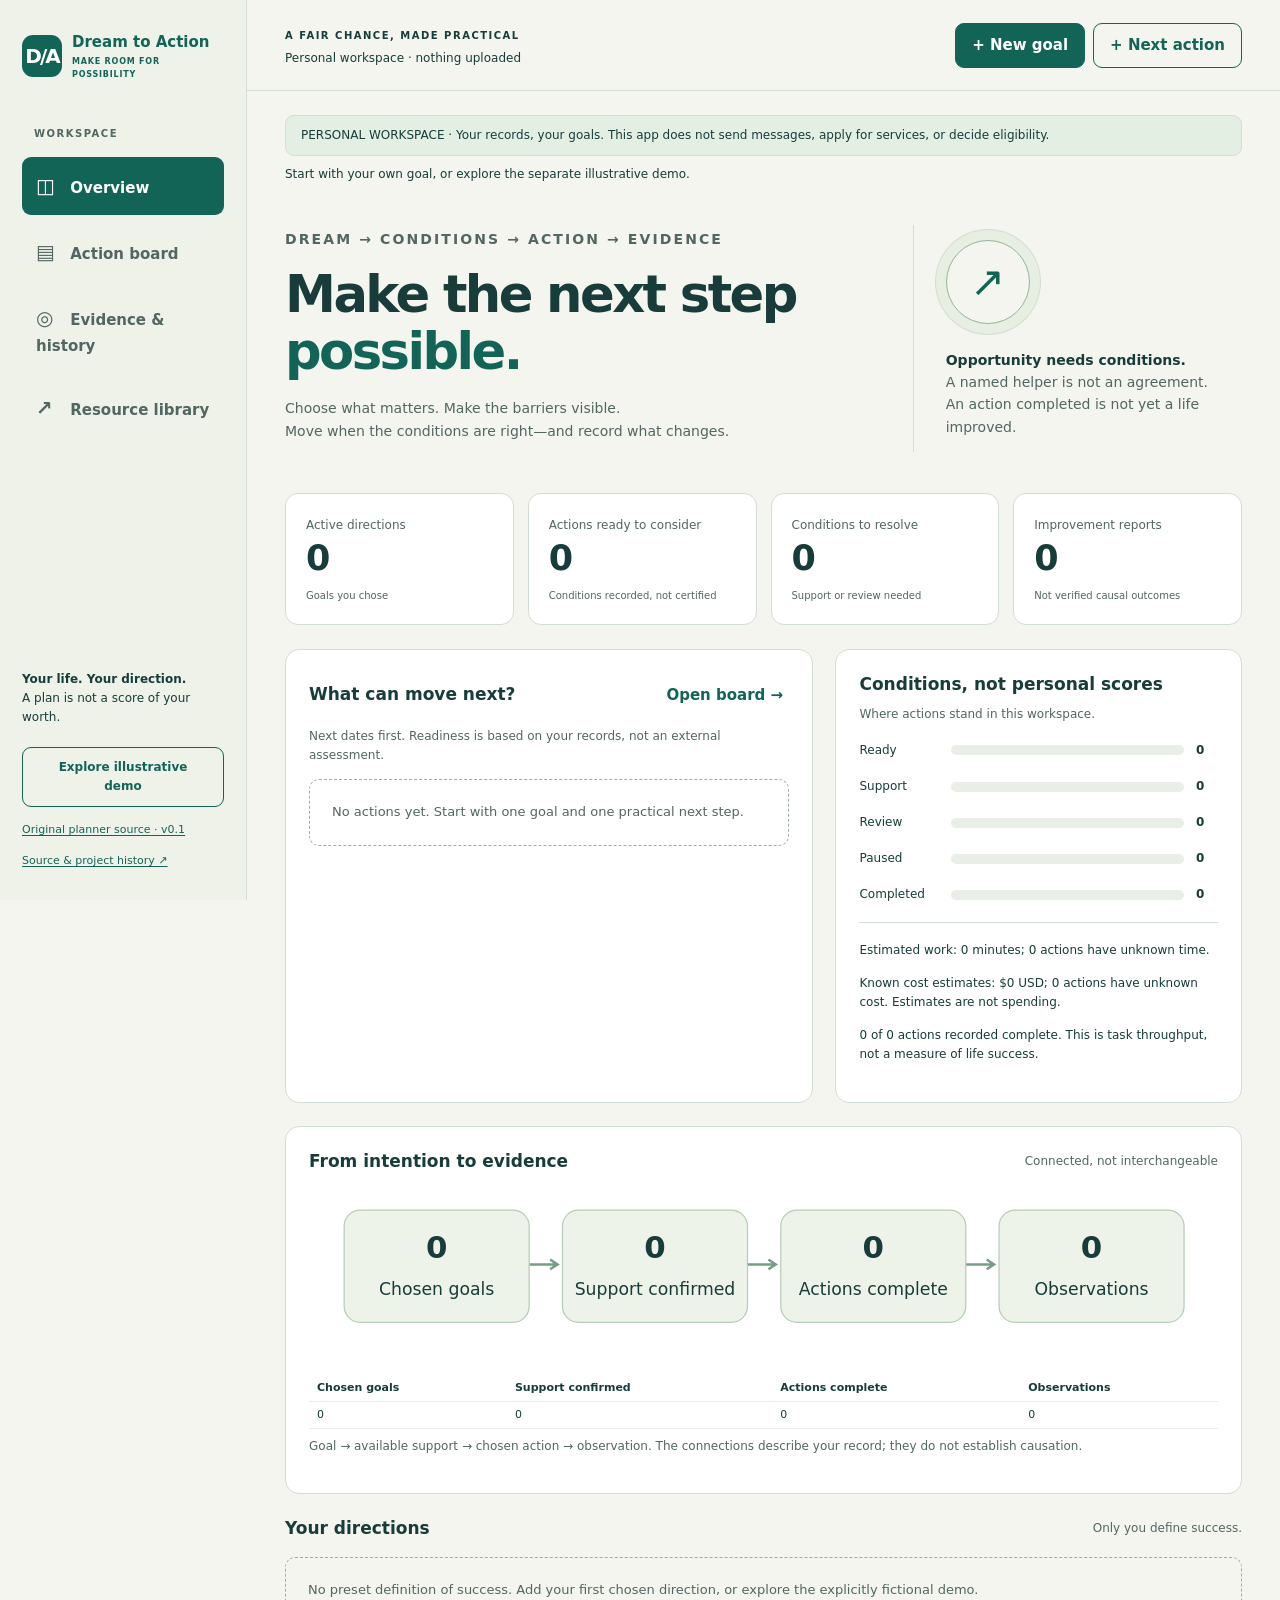
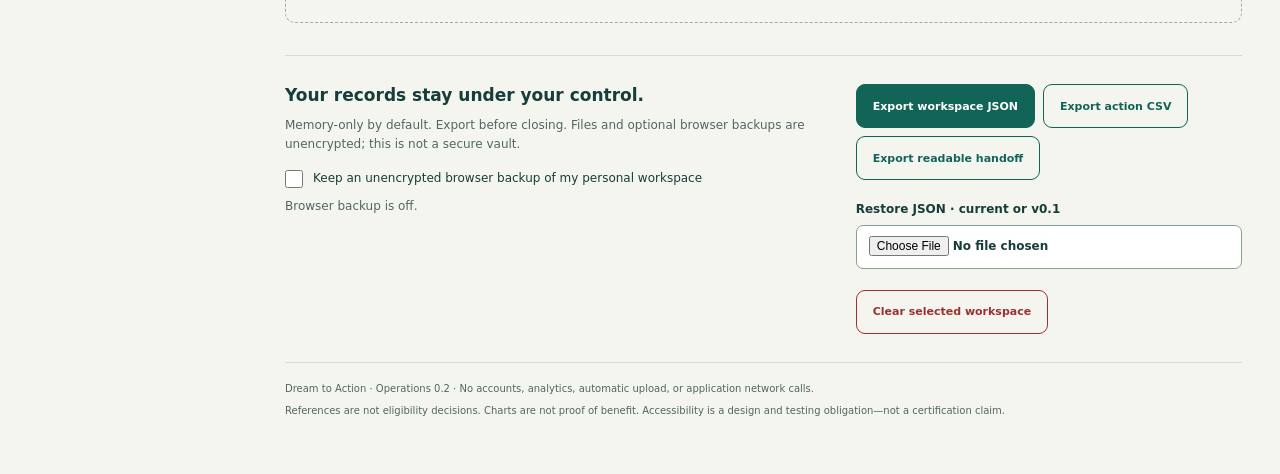
<file: index.html>
<!doctype html><html lang="en"><head><meta charset="utf-8"><meta name="viewport" content="width=device-width,initial-scale=1"><meta http-equiv="Content-Security-Policy" content="default-src 'none'; script-src 'sha256-IUxugB8ssI5FZBWqeXjaMvBucdVQpA4cEc8i/l4SnJ0=' 'sha256-7Wmc7aKF7Stj0bn0oDKHveZ6kSzgGRMxSzYLgL6rtmA=' 'sha256-qz64udVHU6VjzSNyjN4tI3ZVTieyt4p43hIdXokFej0='; style-src 'sha256-Bc5BYxvtFwknR9RkcLZ1MINX+xG5iv7YkqJQtIcyeEc='; connect-src 'none'; img-src 'none'; font-src 'none'; base-uri 'none'; form-action 'none'; object-src 'none'"><meta name="referrer" content="no-referrer"><meta name="description" content="Choose a goal, make the next step possible, and preserve what actually happened. A private-by-default local workbench."><title>Dream to Action · Operational workspace</title><style>:root{color-scheme:light;--ink:#173c39;--muted:#526662;--paper:#f4f5ef;--line:#d2ddd3;--teal:#126457;--mint:#e4efe3;--amber:#855000;--red:#9d302c;--white:#fff;--blue:#325b8a}*{box-sizing:border-box}body{margin:0;background:var(--paper);color:var(--ink);font:15px/1.6 system-ui,-apple-system,'Segoe UI',sans-serif}button,input,select,textarea{font:inherit}button,a,input,select,textarea{touch-action:manipulation}:focus-visible{outline:3px solid #a4431b;outline-offset:4px}a{color:var(--teal);text-underline-offset:.2em}button{cursor:pointer;border:1px solid var(--teal);border-radius:9px;background:var(--teal);color:white;min-height:44px;padding:.6rem 1rem;font-weight:650}button:hover{text-decoration:underline}.secondary{background:transparent;color:var(--teal)}.danger{background:transparent;color:var(--red);border-color:var(--red)}.text-button{background:transparent;color:var(--teal);border:0;padding:.3rem .4rem}.skip{position:fixed;top:-6rem;left:1rem;background:white;padding:1rem;z-index:20}.skip:focus{top:1rem}.sidebar{width:247px;position:fixed;inset:0 auto 0 0;border-right:1px solid var(--line);background:#eef2e9;padding:30px 22px;display:flex;flex-direction:column;z-index:3}.brand{display:flex;align-items:center;gap:10px;text-decoration:none;font-weight:750;font-size:15px}.brand small{display:block;font-size:8px;letter-spacing:.1em;margin-top:2px}.brand-mark{display:grid;place-content:center;background:var(--teal);color:white;min-width:40px;height:42px;border-radius:11px;letter-spacing:-2px;font-size:20px}.nav-heading,.eyebrow{font-size:10px;font-weight:750;letter-spacing:.15em}.nav-heading{margin:44px 12px 15px;color:var(--muted)}nav{display:grid;gap:8px}nav button{background:transparent;border:0;color:var(--muted);text-align:left;padding:13px 14px}nav button span{font-size:20px;display:inline-block;width:29px}nav button[aria-current=page]{background:var(--teal);color:white}.side-bottom{margin-top:auto;font-size:12px}.side-bottom p{margin-bottom:20px}.side-bottom button{font-size:12px;width:100%}.side-bottom a{display:block;margin-top:14px;font-size:11px}.page{margin-left:247px}.topbar{display:flex;justify-content:space-between;align-items:center;padding:22px 38px;border-bottom:1px solid var(--line);gap:20px}.topbar p{margin:3px 0 0;font-size:12px}.actions{display:flex;gap:8px;flex-wrap:wrap}main{max-width:1460px;padding:24px 38px;margin:auto}.notice{border:1px solid var(--line);background:var(--mint);border-radius:9px;padding:10px 15px;font-size:12px}.demo-notice{background:#fff1d8;border-color:#d7b073;color:#653d00}#status{font-size:12px;min-height:20px;margin:9px 0 0}#error{background:#fff0ec;color:var(--red);border:1px solid var(--red);padding:12px;border-radius:8px}.hero{display:grid;grid-template-columns:1.8fr 1fr;gap:35px;align-items:center;padding:35px 0}.hero h1{font-size:clamp(36px,4vw,60px);line-height:1.12;letter-spacing:-.05em;margin:15px 0 17px}.hero em{color:var(--teal);font-style:normal}.hero p{color:var(--muted);font-size:14px}.hero-note{border-left:1px solid var(--line);padding-left:32px;max-width:300px}.hero-note strong{color:var(--ink)}.orbit{display:grid;place-content:center;width:84px;height:84px;border:1px solid #94b69e;border-radius:50%;font-size:42px;box-shadow:0 0 0 10px #e7eee2,0 0 0 11px #d2ddd3;margin:15px 0 25px;color:var(--teal)}h1,h2,h3,p{overflow-wrap:anywhere}h2{font-size:17px;line-height:1.4;margin:0 0 8px}h3{font-size:15px;line-height:1.45;margin:10px 0}p{margin:8px 0 14px}.muted{color:var(--muted);font-size:12px}.metrics{display:grid;grid-template-columns:repeat(4,minmax(0,1fr));gap:14px;margin:2px 0 24px}.metric{background:var(--white);border:1px solid var(--line);border-radius:13px;padding:18px 20px}.metric strong{display:block;font-size:35px;letter-spacing:-.04em;line-height:1.3}.metric .metric-label{font-size:12px;color:var(--muted)}.metric small{font-size:10px;color:var(--muted)}.grid-two{display:grid;grid-template-columns:1.3fr 1fr;gap:22px}.panel{border:1px solid var(--line);background:white;border-radius:14px;padding:23px;margin-bottom:23px;min-width:0}.section-head{display:flex;justify-content:space-between;align-items:center;gap:12px;margin-bottom:10px}.section-head h2{margin:0}.next-row{border-top:1px solid #e8eee5;padding:13px 0;display:flex;gap:12px;align-items:flex-start}.next-number{min-width:30px;height:30px;display:grid;place-content:center;background:var(--mint);border-radius:50%;font-size:11px}.next-row p{margin:0}.next-row .muted{font-size:11px}.next-row .badge{margin-left:auto;white-space:nowrap}.badge{display:inline-block;font-size:10px;font-weight:700;padding:4px 8px;border-radius:5px;background:#e9ece8;color:#46504a}.badge.ready,.badge.done{background:#e0efdf;color:#22513b}.badge.blocked{background:#fff0d9;color:#734800}.badge.review{background:#fce7e0;color:#863c2c}.badge.paused{background:#e9edf2;color:#405570}.chart-row{display:grid;grid-template-columns:80px 1fr 22px;gap:12px;align-items:center;margin:17px 0;font-size:12px}progress{width:100%;height:10px;appearance:none;border:0;border-radius:20px;overflow:hidden;background:#e9eee7}progress::-webkit-progress-bar{background:#e9eee7}progress::-webkit-progress-value{background:var(--teal)}progress::-moz-progress-bar{background:var(--teal)}.blocked progress::-webkit-progress-value{background:#c48b32}.review progress::-webkit-progress-value{background:#b96852}.paused progress::-webkit-progress-value{background:#798b9a}.estimate-note{border-top:1px solid var(--line);padding-top:10px;font-size:12px}.flow-svg{width:100%;max-height:185px}.flow-svg .node{fill:#edf3e9;stroke:#b7cdb9;stroke-width:1}.flow-svg .edge{stroke:#789d86;stroke-width:2;fill:none}.flow-svg text{fill:var(--ink);font:14px system-ui}.flow-svg .number{font-weight:750;font-size:25px}.flow-table{width:100%;border-collapse:collapse;font-size:11px}.flow-table th,.flow-table td{text-align:left;padding:4px 8px;border-bottom:1px solid #e8eee5}.goal-grid{display:grid;grid-template-columns:repeat(3,minmax(0,1fr));gap:17px;margin:16px 0 26px}.goal-card{background:white;border:1px solid var(--line);border-radius:12px;padding:20px;min-width:0}.goal-card p{font-size:12px;color:var(--muted)}.goal-card .category{text-transform:uppercase;letter-spacing:.1em;font-size:9px;color:var(--teal);font-weight:750}.goal-card button{font-size:12px;margin:8px 6px 0 0}.empty{border:1px dashed #9aaf9d;border-radius:10px;padding:22px;color:var(--muted);font-size:13px;grid-column:1/-1}.view-heading{padding:25px 0}.view-heading h1{font-size:clamp(30px,4vw,45px);letter-spacing:-.04em;line-height:1.2;margin:10px 0}.filters{display:flex;gap:18px;flex-wrap:wrap;margin-bottom:24px}.filters label{flex:1;min-width:180px;max-width:430px}label{font-size:12px;font-weight:650;display:block}input,select,textarea{width:100%;padding:10px 12px;border:1px solid #899f90;border-radius:7px;color:var(--ink);background:white;min-height:44px;margin:5px 0 13px}textarea{min-height:85px;resize:vertical}.board{display:grid;grid-template-columns:repeat(3,minmax(0,1fr));gap:17px;align-items:start;margin-bottom:25px}.lane{border:1px solid var(--line);border-radius:12px;background:#eaf0e6;padding:14px;min-width:0}.lane h2{font-size:13px;display:flex;justify-content:space-between}.action-card{background:white;border:1px solid var(--line);border-radius:9px;padding:15px;margin-top:12px}.action-card h3{font-size:13px}.action-card p{font-size:11px;margin:6px 0}.action-card button{font-size:11px;padding:6px 8px;min-height:36px;margin:5px 5px 0 0}.data-panel{margin-top:32px;border-top:1px solid var(--line);padding:28px 0;display:grid;grid-template-columns:1.4fr 1fr;gap:30px}.data-panel p{font-size:12px;color:var(--muted)}.data-buttons{display:flex;flex-wrap:wrap;gap:8px;align-content:start}.data-buttons button{font-size:11px}.data-buttons label{width:100%;margin-top:12px}.check-label{display:flex;gap:10px;align-items:center;font-weight:500}.check-label input{width:18px;min-height:20px;margin:0;flex-shrink:0}footer{font-size:10px;color:var(--muted);padding:12px 0 25px;border-top:1px solid var(--line)}footer p{margin:6px 0}.evidence-card{background:white;border:1px solid var(--line);border-left:4px solid var(--teal);padding:18px 22px;margin-bottom:15px;border-radius:8px}.evidence-card.harm{border-left-color:var(--red)}.evidence-card p{white-space:pre-wrap;font-size:13px}.event{border-top:1px solid var(--line);padding:9px 0;font-size:12px}.event pre{white-space:pre-wrap;overflow-wrap:anywhere;max-height:240px;overflow:auto;font-size:11px}dialog{border:1px solid var(--line);border-radius:16px;width:min(620px,calc(100% - 24px));max-height:90vh;padding:25px;color:var(--ink)}dialog::backdrop{background:#122b2990}#editor-error{color:var(--red);font-size:13px}.field-help{font-size:11px;color:var(--muted);margin:-7px 0 14px}.overdue{color:var(--red);font-weight:650}[hidden]{display:none!important}
@media(min-width:1600px){.board{grid-template-columns:repeat(5,minmax(0,1fr))}}@media(max-width:1150px){.sidebar{width:215px;padding:25px 16px}.page{margin-left:215px}main{padding:20px 26px}.topbar{padding:20px 26px}.goal-grid{grid-template-columns:repeat(2,minmax(0,1fr))}.hero-note{padding-left:22px}.grid-two{grid-template-columns:1fr 1fr}.board{grid-template-columns:repeat(2,minmax(0,1fr))}}@media(max-width:800px){.sidebar{position:static;width:100%;padding:16px;border-right:0;border-bottom:1px solid var(--line)}.sidebar .nav-heading,.side-bottom p{display:none}nav{display:flex;flex-wrap:wrap;gap:5px;margin-top:14px}nav button{font-size:12px;padding:8px}nav button span{display:none}.side-bottom{margin-top:10px;display:flex;align-items:center;gap:10px;flex-wrap:wrap}.side-bottom button{width:auto}.side-bottom a{margin:0;font-size:10px}.page{margin:0}.topbar{padding:17px 20px}.topbar .eyebrow{display:none}.metrics{grid-template-columns:repeat(2,1fr)}.hero{grid-template-columns:1fr;padding:20px 0}.hero-note{display:none}.grid-two{grid-template-columns:1fr}.data-panel{grid-template-columns:1fr}.goal-grid{grid-template-columns:repeat(2,minmax(0,1fr))}.flow-table{font-size:10px}}@media(max-width:480px){main{padding:14px}.topbar{align-items:flex-start;flex-direction:column;padding:16px}.actions button{font-size:12px}.hero h1{font-size:39px}.goal-grid,.board{grid-template-columns:1fr}.panel{padding:16px}.metric{padding:14px}.metric strong{font-size:30px}.section-head{align-items:flex-start}.next-row .badge{white-space:normal;max-width:85px}.filters label{min-width:0;width:100%}.flow-svg{min-height:100px}.flow-table th,.flow-table td{padding:3px}.hero p{font-size:13px}.data-buttons button{flex:1}.side-bottom{gap:8px}}
@media(prefers-reduced-motion:reduce){*{scroll-behavior:auto!important}}@media(forced-colors:active){button,.badge,.panel,.goal-card{border:1px solid ButtonText}.orbit{box-shadow:none}.flow-svg .node{fill:Canvas;stroke:CanvasText}.flow-svg .edge{stroke:CanvasText}.flow-svg text{fill:CanvasText}}@media print{.sidebar,.topbar,.data-panel,button,.filters,#status{display:none!important}.page{margin:0}main{padding:0}.goal-grid,.grid-two{display:block}.panel,.goal-card{break-inside:avoid}.notice{border:1px solid black}body{background:white;color:black}}
</style></head>
<body><a href="#main" class="skip">Skip to workspace</a>
<aside class="sidebar"><a href="#overview" class="brand" aria-label="Dream to Action home"><span class="brand-mark" aria-hidden="true">D/A</span><span>Dream to Action<small>MAKE ROOM FOR POSSIBILITY</small></span></a><p class="nav-heading">WORKSPACE</p><nav aria-label="Workspace views"><button data-view="overview" aria-current="page"><span aria-hidden="true">◫</span> Overview</button><button data-view="board"><span aria-hidden="true">▤</span> Action board</button><button data-view="evidence"><span aria-hidden="true">◎</span> Evidence & history</button><button data-view="resources"><span aria-hidden="true">↗</span> Resource library</button></nav><div class="side-bottom"><p><strong>Your life. Your direction.</strong><br>A plan is not a score of your worth.</p><button id="mode-switch" class="secondary">Explore illustrative demo</button><a href="https://github.com/redogit/Dream-To-Action/blob/main/prototype/dream-to-action.html" target="_blank" rel="noopener noreferrer">Original planner source · v0.1</a><a href="https://github.com/redogit/Dream-To-Action" target="_blank" rel="noopener noreferrer">Source & project history ↗</a></div></aside>
<div class="page"><header class="topbar"><div><span class="eyebrow">A FAIR CHANCE, MADE PRACTICAL</span><p id="workspace-mode">Personal workspace · nothing uploaded</p></div><div class="actions"><button id="new-goal">+ New goal</button><button id="new-action" class="secondary">+ Next action</button></div></header>
<main id="main" tabindex="-1"><div id="mode-notice" class="notice"></div><p id="status" role="status" aria-live="polite">Start with your own goal, or explore the separate illustrative demo.</p><p id="error" role="alert" hidden></p>
<section id="view-overview" aria-labelledby="overview-title"><div class="hero"><div><p class="eyebrow">DREAM → CONDITIONS → ACTION → EVIDENCE</p><h1 id="overview-title">Make the next step<br><em>possible.</em></h1><p>Choose what matters. Make the barriers visible.<br>Move when the conditions are right—and record what changes.</p></div><div class="hero-note"><span class="orbit" aria-hidden="true">↗</span><p><strong>Opportunity needs conditions.</strong><br>A named helper is not an agreement. An action completed is not yet a life improved.</p></div></div>
<div class="metrics" id="metrics"></div><div class="grid-two"><section class="panel"><div class="section-head"><h2>What can move next?</h2><button class="text-button" data-view="board">Open board →</button></div><p class="muted">Next dates first. Readiness is based on your records, not an external assessment.</p><div id="next-actions"></div></section><section class="panel"><h2>Conditions, not personal scores</h2><p class="muted">Where actions stand in this workspace.</p><div id="status-chart"></div><div id="estimates" class="estimate-note"></div></section></div>
<section class="panel"><div class="section-head"><h2>From intention to evidence</h2><span class="muted">Connected, not interchangeable</span></div><div id="flow-chart"></div><p class="muted">Goal → available support → chosen action → observation. The connections describe your record; they do not establish causation.</p></section>
<section><div class="section-head"><h2>Your directions</h2><span class="muted">Only you define success.</span></div><div id="goal-grid" class="goal-grid"></div></section></section>
<section id="view-board" aria-labelledby="board-title" hidden><div class="view-heading"><h1 id="board-title">Make the work visible.</h1><p>Resolve the dependency, not the person's worth. Due dates are planning notes, not reminders.</p></div><div class="filters"><label for="goal-filter">Show goal<select id="goal-filter"><option value="">All goals</option></select></label><label for="action-search">Find an action<input id="action-search" type="search" placeholder="Search action, owner, or barrier"></label></div><div id="board" class="board"></div></section>
<section id="view-evidence" aria-labelledby="evidence-title" hidden><div class="view-heading"><h1 id="evidence-title">Keep what actually happened.</h1><p>Observations remain separate from interpretation. Recorded does not mean independently verified.</p><button id="new-observation">+ Record an observation</button></div><div id="observation-list"></div><section class="panel"><h2>Revision & action history</h2><p class="muted">Append-only in this interface. Device timestamps and imported records are not authenticated. This is not a tamper-proof log.</p><div id="event-list"></div></section><section id="legacy-panel" class="panel" hidden><h2>Retained original journal</h2><p>The complete imported v0.1 payload is preserved. Its draft becomes a goal/action candidate; prior observations are not silently promoted to new outcomes.</p><button id="export-legacy" class="secondary">Export retained original</button></section></section>
<section id="view-resources" aria-labelledby="resources-title" hidden><div class="view-heading"><h1 id="resources-title">Find a place to begin.</h1><p>Six official starting points, not promised opportunities. Reference pages checked September 28, 2026; recheck the source before relying on it.</p></div><div class="filters"><label for="resource-search">Search the resource library<input id="resource-search" type="search" placeholder="Work, learning, housing…"></label></div><p class="notice">Opening a source leaves this app. No journal fields are sent in the link. Current eligibility, cost, capacity, and access still need confirmation.</p><div id="resource-grid" class="goal-grid"></div></section>
<section class="data-panel" aria-labelledby="data-title"><div><h2 id="data-title">Your records stay under your control.</h2><p>Memory-only by default. Export before closing. Files and optional browser backups are unencrypted; this is not a secure vault.</p><label class="check-label"><input type="checkbox" id="local-backup"> Keep an unencrypted browser backup of my personal workspace</label><p id="backup-status" class="muted">Browser backup is off.</p><button id="restore-backup" class="secondary" hidden>Restore browser backup</button></div><div class="data-buttons"><button id="export-json">Export workspace JSON</button><button id="export-csv" class="secondary">Export action CSV</button><button id="export-report" class="secondary">Export readable handoff</button><label for="import-file">Restore JSON · current or v0.1<input id="import-file" type="file" accept=".json,application/json"></label><button id="clear-workspace" class="danger">Clear selected workspace</button></div></section>
<footer><p>Dream to Action · Operations 0.2 · No accounts, analytics, automatic upload, or application network calls.</p><p>References are not eligibility decisions. Charts are not proof of benefit. Accessibility is a design and testing obligation—not a certification claim.</p></footer>
</main></div>
<dialog id="editor" aria-labelledby="editor-title"><form id="editor-form"><div class="section-head"><h2 id="editor-title"></h2><button type="button" id="close-editor" class="secondary">Cancel</button></div><p id="editor-help" class="muted"></p><div id="editor-fields"></div><p id="editor-error" role="alert"></p><button type="submit" id="save-editor">Save record</button></form></dialog>
<noscript><p>JavaScript is required for the workbench. The original pilot guide in prototype/PILOT.md provides a plain-text alternative.</p></noscript>
<script>/* Dream to Action operations: pure data rules. No DOM, storage, or network access. */
(function(root,factory){'use strict';if(typeof module==='object'&&module.exports)module.exports=factory();else root.DTA=factory();})(globalThis,()=>{
'use strict';
const SCHEMA='dta-operations/1',MAX_BYTES=2097152;
const SUPPORT=['unknown','requested','confirmed','not_needed','unavailable'];
const OUTCOMES=['unknown','improved','no_change','harm'];
const clone=x=>JSON.parse(JSON.stringify(x));
const now=()=>new Date().toISOString();
let seq=0;
const uid=p=>p+'-'+(globalThis.crypto?.randomUUID?.()||Date.now().toString(36)+'-'+(++seq));
function insist(ok,msg){if(!ok)throw new Error(msg);}
function text(v,label,required=false,max=4000){insist(typeof v==='string'&&v.length<=max&&(!required||v.trim()),label+' must be '+(required?'nonempty ':'')+'text (maximum '+max+' code units).');return v;}
function choice(v,values,label){insist(values.includes(v),'Unsupported '+label+'.');return v;}
function keys(o,names,label){insist(o&&typeof o==='object'&&!Array.isArray(o)&&Object.keys(o).length===names.length&&names.every(k=>Object.hasOwn(o,k)),label+' has missing or unknown fields.');}
function date(v,optional=true){if(v===''&&optional)return;insist(typeof v==='string'&&/^\d{4}-\d{2}-\d{2}$/.test(v)&&!v.startsWith('0000'),'Invalid date.');const d=new Date(v+'T00:00:00Z');insist(!Number.isNaN(+d)&&d.toISOString().slice(0,10)===v,'Invalid calendar date.');}
function timestamp(v){insist(typeof v==='string'&&/^\d{4}-\d{2}-\d{2}T\d{2}:\d{2}:\d{2}\.\d{3}Z$/.test(v)&&!Number.isNaN(Date.parse(v))&&new Date(v).toISOString()===v,'Invalid timestamp.');}
function number(v,label){insist(v===null||(typeof v==='number'&&Number.isFinite(v)&&v>=0&&v<=1000000),'Invalid '+label+'.');}
function id(v){insist(typeof v==='string'&&/^[a-z][a-z0-9_-]{1,79}$/.test(v),'Invalid identifier.');}
function capacity(w){insist(w.events.length<5000,'History is full. Export before starting another workspace.');}
function event(w,type,entityId,detail){capacity(w);text(detail,'History detail',false,32768);w.events.push({id:uid('e'),type,entityId,at:now(),detail});}
function empty(mode='personal'){choice(mode,['personal','demo'],'workspace mode');return {schema:SCHEMA,mode,createdAt:now(),goals:[],actions:[],observations:[],events:[],legacy:null};}
function goalFields(g){text(g.title,'Goal',true);text(g.barrier,'Barrier',true);text(g.success,'Observable change',true);text(g.category,'Category',true);}
function supportFields(a){SUPPORT.includes(a.support)||choice(a.support,SUPPORT,'support status');for(const k of ['need','provider','supportNote'])text(a[k],k);if(a.support==='confirmed')insist(a.provider.trim()&&a.supportNote.trim(),'Confirmed support needs a provider and a confirmation note.');if(a.support==='not_needed')insist(!a.need.trim(),'A required dependency cannot also be marked not needed.');}
function getGoal(w,g){const found=w.goals.find(x=>x.id===g);insist(found,'Goal reference not found.');return found;}
function getAction(w,a){const found=w.actions.find(x=>x.id===a);insist(found,'Action reference not found.');return found;}
function snapshot(g,at){return {revision:g.revision,title:g.title,barrier:g.barrier,success:g.success,category:g.category,state:g.state,at};}
function addGoal(w,p){goalFields(p);capacity(w);insist(w.goals.length<200,'Limit: 200 goals per workspace.');const g={id:uid('g'),title:p.title,barrier:p.barrier,success:p.success,category:p.category,state:'active',revision:1,createdAt:now(),history:[]};g.history.push(snapshot(g,g.createdAt));w.goals.push(g);event(w,'goal-created',g.id,'Person-chosen goal recorded.');return g;}
function reviseGoal(w,goalId,p,reason){goalFields(p);choice(p.state,['active','paused','achieved'],'goal state');text(reason,'Revision reason',true);capacity(w);const g=getGoal(w,goalId);insist(g.history.length<100,'Goal revision limit reached; export before starting a successor.');const before=snapshot(g,now());for(const k of ['title','barrier','success','category','state'])g[k]=p[k];g.revision++;g.history.push(snapshot(g,now()));event(w,'goal-revised',g.id,JSON.stringify({reason,before,after:g.history.at(-1)}));return g;}
function actionFields(a){text(a.title,'Action',true);text(a.owner,'Owner',true);date(a.due);number(a.minutes,'estimated minutes');number(a.cost,'estimated USD');supportFields(a);insist(Array.isArray(a.dependsOn)&&a.dependsOn.length<=100&&new Set(a.dependsOn).size===a.dependsOn.length,'Invalid action dependencies.');a.dependsOn.forEach(id);}
function addAction(w,p){actionFields(p);capacity(w);insist(w.actions.length<500,'Limit: 500 actions per workspace.');const g=getGoal(w,p.goalId);for(const dep of p.dependsOn)insist(getAction(w,dep).goalId===g.id,'Dependencies must be in the same goal.');const a={id:uid('a'),goalId:g.id,revision:g.revision,title:p.title,owner:p.owner,due:p.due,minutes:p.minutes,cost:p.cost,need:p.need,provider:p.provider,support:p.support,supportNote:p.supportNote,dependsOn:[...p.dependsOn],state:'todo',completion:'',createdAt:now(),reviewedAt:now()};w.actions.push(a);event(w,'action-created',a.id,'Action linked to goal revision '+g.revision+'.');return a;}
function reviseAction(w,actionId,p,note){text(note,'Revision reason',true);capacity(w);const a=getAction(w,actionId);insist(a.state==='todo','Completed actions are historical. Create a new action instead.');const candidate={...a,...p,revision:getGoal(w,a.goalId).revision,reviewedAt:now()};actionFields(candidate);const trial=clone(w);Object.assign(getAction(trial,actionId),candidate);validate(trial);const before=clone(a);Object.assign(a,candidate);event(w,'action-revised',a.id,JSON.stringify({note,before,after:a}));}
function status(w,a){const g=getGoal(w,a.goalId);if(a.state==='done')return 'done';if(g.state!=='active')return 'paused';if(a.revision!==g.revision)return 'review';if(a.dependsOn.some(x=>getAction(w,x).state!=='done'))return 'blocked';if(!['confirmed','not_needed'].includes(a.support))return 'blocked';if(w.observations.some(o=>o.goalId===g.id&&o.outcome==='harm'&&o.createdAt>=a.reviewedAt))return 'review';return 'ready';}
function reason(w,a){const s=status(w,a);if(s==='done')return a.completion;if(s==='paused')return 'Goal is paused or reported achieved.';if(s==='review')return 'Goal changed or a harm observation needs review.';if(a.dependsOn.some(x=>getAction(w,x).state!=='done'))return 'A preceding action is unfinished.';if(s==='blocked')return 'Required support is '+a.support.replaceAll('_',' ')+'.';return 'Conditions recorded by you; not independently verified.';}
function updateSupport(w,actionId,p){supportFields(p);capacity(w);const a=getAction(w,actionId);insist(a.state==='todo','Completed actions are historical. Create a new action instead.');const before={support:a.support,need:a.need,provider:a.provider,supportNote:a.supportNote};Object.assign(a,{support:p.support,need:p.need,provider:p.provider,supportNote:p.supportNote});event(w,'support-updated',a.id,JSON.stringify({before,after:p}));}
function reviewAction(w,actionId,note){text(note,'Review note',true);capacity(w);const a=getAction(w,actionId);insist(a.state==='todo','Completed actions keep their original revision.');a.revision=getGoal(w,a.goalId).revision;a.reviewedAt=now();event(w,'action-reviewed',a.id,note);}
function completeAction(w,actionId,note){text(note,'Completion note',true);capacity(w);const a=getAction(w,actionId);insist(status(w,a)==='ready','Resolve support, dependencies, or review before recording completion.');a.state='done';a.completion=note;event(w,'action-completed',a.id,note);}
function observe(w,p){choice(p.outcome,OUTCOMES,'outcome');choice(p.kind,['self_reported','observed','documented'],'evidence kind');text(p.note,'Observation',true);text(p.source,'Source');if(p.kind==='documented')insist(p.source.trim(),'Documented evidence needs a source reference.');capacity(w);insist(w.observations.length<1000,'Limit: 1000 observations.');const g=getGoal(w,p.goalId);const o={id:uid('o'),goalId:g.id,revision:g.revision,outcome:p.outcome,kind:p.kind,note:p.note,source:p.source,createdAt:now()};w.observations.push(o);event(w,'observation-recorded',o.id,'Outcome is '+o.outcome+'; evidence class is '+o.kind+'.');return o;}
function metrics(w){const m={goals:w.goals.length,active:w.goals.filter(g=>g.state==='active').length,ready:0,blocked:0,review:0,paused:0,done:0,improved:w.observations.filter(o=>o.outcome==='improved').length,observations:w.observations.length,cost:0,unknownCost:0,minutes:0,unknownMinutes:0};for(const a of w.actions){m[status(w,a)]++;if(a.cost===null)m.unknownCost++;else m.cost+=a.cost;if(a.minutes===null)m.unknownMinutes++;else m.minutes+=a.minutes;}return m;}
function validate(input){
 keys(input,['schema','mode','createdAt','goals','actions','observations','events','legacy'],'Workspace');insist(input.schema===SCHEMA,'Unsupported workspace schema.');choice(input.mode,['personal','demo'],'mode');timestamp(input.createdAt);
 for(const [k,max] of [['goals',200],['actions',500],['observations',1000],['events',5000]])insist(Array.isArray(input[k])&&input[k].length<=max,'Invalid or oversized '+k+'.');
 const all=new Set();const unique=v=>{id(v);insist(!all.has(v),'Duplicate identifier.');all.add(v);};
 for(const g of input.goals){keys(g,['id','title','barrier','success','category','state','revision','createdAt','history'],'Goal');unique(g.id);goalFields(g);choice(g.state,['active','paused','achieved'],'goal state');timestamp(g.createdAt);insist(Number.isInteger(g.revision)&&g.revision>0&&Array.isArray(g.history)&&g.history.length===g.revision&&g.revision<=100,'Invalid revision history.');g.history.forEach((h,i)=>{keys(h,['revision','title','barrier','success','category','state','at'],'Revision');insist(h.revision===i+1,'Invalid revision sequence.');goalFields(h);choice(h.state,['active','paused','achieved'],'historical state');timestamp(h.at);});for(const k of ['title','barrier','success','category','state'])insist(g[k]===g.history.at(-1)[k],'Current goal differs from its revision.');}
 for(const a of input.actions){keys(a,['id','goalId','revision','title','owner','due','minutes','cost','need','provider','support','supportNote','dependsOn','state','completion','createdAt','reviewedAt'],'Action');unique(a.id);actionFields(a);const g=getGoal(input,a.goalId);insist(Number.isInteger(a.revision)&&a.revision>=1&&a.revision<=g.revision,'Invalid action revision.');choice(a.state,['todo','done'],'action state');text(a.completion,'Completion',a.state==='done');timestamp(a.createdAt);timestamp(a.reviewedAt);}
 const checked=new Set(),visiting=new Set();function visit(a){if(checked.has(a.id))return;insist(!visiting.has(a.id),'Dependency cycle.');visiting.add(a.id);for(const d of a.dependsOn){const b=getAction(input,d);insist(b.goalId===a.goalId,'Cross-goal dependency.');visit(b);}visiting.delete(a.id);checked.add(a.id);}input.actions.forEach(visit);
 for(const o of input.observations){keys(o,['id','goalId','revision','outcome','kind','note','source','createdAt'],'Observation');unique(o.id);const g=getGoal(input,o.goalId);insist(Number.isInteger(o.revision)&&o.revision>0&&o.revision<=g.revision,'Invalid evidence revision.');choice(o.outcome,OUTCOMES,'outcome');choice(o.kind,['self_reported','observed','documented'],'evidence kind');text(o.note,'Observation',true);text(o.source,'Source',o.kind==='documented');timestamp(o.createdAt);}
 const entities=new Set(all);for(const e of input.events){keys(e,['id','type','entityId','at','detail'],'History');unique(e.id);text(e.type,'Event type',true);insist(entities.has(e.entityId),'Invalid history reference.');timestamp(e.at);text(e.detail,'History detail',false,32768);}
 insist(input.legacy===null||(input.legacy&&typeof input.legacy==='object'&&!Array.isArray(input.legacy)),'Invalid retained source.');insist(new TextEncoder().encode(JSON.stringify(input)).length<=MAX_BYTES,'Workspace exceeds 2 MiB.');return clone(input);
}
function importLegacy(old){
 keys(old,['app','schemaVersion','exportedAt','draft','reviewDraft','plans','observations'],'Original journal');insist(old.app==='Dream to Action'&&old.schemaVersion==='1.0','Unsupported original schema.');timestamp(old.exportedAt);insist(Array.isArray(old.plans)&&old.plans.length<=500&&Array.isArray(old.observations)&&old.observations.length<=500,'Invalid original journal.');
 const fields=['goal','barrier','action','evidence','readiness','owner','support','helper','supportStatus','constraints','reviewDate','kind'];const checkFields=f=>{keys(f,fields,'Original fields');fields.forEach(k=>text(f[k],k));choice(f.kind,['self_reported','illustrative'],'original kind');choice(f.readiness,['unknown','ready','blocked','paused'],'original readiness');choice(f.supportStatus,SUPPORT,'original support');date(f.reviewDate);};checkFields(old.draft);keys(old.reviewDraft,['outcome','note'],'Original review draft');text(old.reviewDraft.note,'Original note');
 old.plans.forEach((p,i)=>{keys(p,['id','createdAt','fields'],'Original plan');insist(p.id==='p-'+String(i+1).padStart(4,'0'),'Invalid original plan ID.');timestamp(p.createdAt);checkFields(p.fields);});
 const known=new Set(old.plans.map(p=>p.id));old.observations.forEach(o=>{keys(o,['id','createdAt','planId','outcome','note'],'Original observation');insist(known.has(o.planId),'Invalid original plan reference.');timestamp(o.createdAt);text(o.note,'Original note',true);choice(o.outcome,['unresolved','improved','achieved','no_change','harm','changed_goal'],'original outcome');});
 const kinds=[old.draft,...old.plans.map(p=>p.fields)].map(f=>f.kind);insist(new Set(kinds).size<=1,'Mixed illustrative and personal legacy records must be separated before import. Original file is unchanged.');const w=empty(kinds[0]==='illustrative'?'demo':'personal');w.legacy=clone(old);
 const f=old.draft;if(f.goal.trim()&&f.barrier.trim()&&f.evidence.trim()){const g=addGoal(w,{title:f.goal,barrier:f.barrier,success:f.evidence,category:'Imported v0.1'});if(f.action.trim())addAction(w,{goalId:g.id,title:f.action,owner:f.owner.trim()||'Unassigned',due:f.reviewDate,minutes:null,cost:null,need:f.support,provider:f.helper,support:'unknown',supportNote:'Imported v0.1. Reconfirm current support before acting.',dependsOn:[]});if(f.readiness==='paused')reviseGoal(w,g.id,{title:g.title,barrier:g.barrier,success:g.success,category:g.category,state:'paused'},'Preserved pause from original draft.');}
 return validate(w);
}
function importData(s){text(s,'Import',true,MAX_BYTES);insist(new TextEncoder().encode(s).length<=MAX_BYTES,'Import exceeds 2 MiB.');const data=JSON.parse(s);return data.app==='Dream to Action'?importLegacy(data):validate(data);}
function csv(w){const cell=v=>{let s=String(v??'Unknown');if(/^[\s]*[=+@-]/.test(s)||/^[\t\r\n]/.test(s))s="'"+s;return '"'+s.replaceAll('"','""')+'"';};const rows=[['Mode','Goal','Action','Owner','Status','Due','Estimated USD','Estimated minutes','Support','Source revision']];for(const a of w.actions)rows.push([w.mode,getGoal(w,a.goalId).title,a.title,a.owner,status(w,a),a.due||'Not set',a.cost,a.minutes,a.support,a.revision]);return rows.map(r=>r.map(cell).join(',')).join('\r\n');}
return {SCHEMA,MAX_BYTES,SUPPORT,OUTCOMES,clone,empty,validate,addGoal,reviseGoal,addAction,reviseAction,updateSupport,reviewAction,completeAction,observe,status,reason,metrics,csv,importData,getGoal,getAction};
});
</script><script>const DTA_RESOURCES=[{"id":"job-centers","title":"American Job Centers","category":"Work","publisher":"U.S. Department of Labor","url":"https://www.dol.gov/general/topic/training/onestop","checked":"2026-09-28","summary":"Official overview of job-search assistance, training referrals, and career counseling through American Job Centers.","next":"Identify a center and ask about a service relevant to your chosen goal.","confirm":"Local availability, appointment rules, access needs, required documents, and any costs remain unconfirmed."},{"id":"apprenticeships","title":"Apprenticeship Finder","category":"Learning","publisher":"U.S. Department of Labor","url":"https://www.apprenticeship.gov/apprenticeship-job-finder","checked":"2026-09-28","summary":"Search apprenticeship opportunities by occupation or location on the official finder.","next":"Compare one listing with your interests and record the requirements to check.","confirm":"A listing is not an offer. Verify employer, registration details, prerequisites, schedule, compensation, and current openings."},{"id":"benefits","title":"Government benefit finder","category":"Stability","publisher":"USAGov / U.S. General Services Administration","url":"https://www.usa.gov/benefit-finder","checked":"2026-09-28","summary":"Browse government benefits by category and find application information.","next":"Find the relevant administering agency and record one question about its application process.","confirm":"Eligibility, benefit amount, deadlines, and availability are determined by the program, not this tool."},{"id":"libraries","title":"Libraries and archives","category":"Learning","publisher":"USAGov / U.S. General Services Administration","url":"https://www.usa.gov/libraries-and-archives","checked":"2026-09-28","summary":"Official guide to finding public libraries and their research and computer resources.","next":"Ask a local library about one resource needed for your next step.","confirm":"Opening hours, accessibility, booking, equipment availability, and local service rules need confirmation."},{"id":"small-business","title":"Small-business local assistance","category":"Enterprise","publisher":"U.S. Small Business Administration","url":"https://www.sba.gov/counseling/local-assistance/","checked":"2026-09-28","summary":"Find SBA resource partners offering business counseling and training.","next":"Prepare one business-planning question and identify a relevant local resource partner.","confirm":"Confirm costs, scope, appointment availability, and suitability. A directory entry does not authorize a loan or guarantee funding."},{"id":"housing","title":"Housing help","category":"Stability","publisher":"USAGov / U.S. General Services Administration","url":"https://www.usa.gov/housing-help","checked":"2026-09-28","summary":"Official navigation to housing assistance information and related program resources.","next":"Identify the relevant local agency and ask which process applies to your stated need.","confirm":"No placement or eligibility is promised. Local waitlists, access conditions, and program rules must be checked directly."}];const DTA_DEMO={"schema":"dta-operations/1","mode":"demo","createdAt":"2026-09-28T12:00:00.000Z","goals":[{"id":"g-demo-001","title":"Make the work report usable","barrier":"Unclear form labels prevent independent completion.","success":"Complete the sample with the chosen access method.","category":"Work","state":"active","revision":1,"createdAt":"2026-09-28T12:00:00.000Z","history":[{"revision":1,"title":"Make the work report usable","barrier":"Unclear form labels prevent independent completion.","success":"Complete the sample with the chosen access method.","category":"Work","state":"active","at":"2026-09-28T12:00:00.000Z"}]},{"id":"g-demo-002","title":"Build a small skills portfolio","barrier":"Experience is not yet visible in one clear sample.","success":"A reviewer can run and understand one example.","category":"Learning","state":"active","revision":1,"createdAt":"2026-09-28T12:00:00.000Z","history":[{"revision":1,"title":"Build a small skills portfolio","barrier":"Experience is not yet visible in one clear sample.","success":"A reviewer can run and understand one example.","category":"Learning","state":"active","at":"2026-09-28T12:00:00.000Z"}]},{"id":"g-demo-003","title":"Find a workable commute","barrier":"Travel options have not been checked against the work schedule.","success":"One route is feasible in time, cost, and access.","category":"Stability","state":"active","revision":1,"createdAt":"2026-09-28T12:00:00.000Z","history":[{"revision":1,"title":"Find a workable commute","barrier":"Travel options have not been checked against the work schedule.","success":"One route is feasible in time, cost, and access.","category":"Stability","state":"active","at":"2026-09-28T12:00:00.000Z"}]},{"id":"g-demo-004","title":"Protect time for family care","barrier":"Responsibilities are unclear between people.","success":"An agreed, acceptable care schedule can be used.","category":"Care","state":"paused","revision":2,"createdAt":"2026-09-28T12:00:00.000Z","history":[{"revision":1,"title":"Protect time for family care","barrier":"Responsibilities are unclear between people.","success":"An agreed, acceptable care schedule can be used.","category":"Care","state":"active","at":"2026-09-28T12:00:00.000Z"},{"revision":2,"title":"Protect time for family care","barrier":"Responsibilities are unclear between people.","success":"An agreed, acceptable care schedule can be used.","category":"Care","state":"paused","at":"2026-09-28T12:00:00.000Z"}]},{"id":"g-demo-005","title":"Test a small business idea","barrier":"The need and practical costs are uncertain.","success":"Describe one tested need without assuming demand.","category":"Enterprise","state":"active","revision":1,"createdAt":"2026-09-28T12:00:00.000Z","history":[{"revision":1,"title":"Test a small business idea","barrier":"The need and practical costs are uncertain.","success":"Describe one tested need without assuming demand.","category":"Enterprise","state":"active","at":"2026-09-28T12:00:00.000Z"}]},{"id":"g-demo-006","title":"Make a shared space usable","barrier":"The proposed activity lacks confirmed access.","success":"Participants can use the space by agreement.","category":"Community","state":"active","revision":1,"createdAt":"2026-09-28T12:00:00.000Z","history":[{"revision":1,"title":"Make a shared space usable","barrier":"The proposed activity lacks confirmed access.","success":"Participants can use the space by agreement.","category":"Community","state":"active","at":"2026-09-28T12:00:00.000Z"}]}],"actions":[{"id":"a-demo-001","goalId":"g-demo-001","revision":1,"title":"Identify one blocking field","owner":"Person choosing the goal","due":"2026-10-01","minutes":20,"cost":0,"need":"","provider":"","support":"not_needed","supportNote":"","dependsOn":[],"state":"done","completion":"Illustrative completion only. No real activity is claimed.","createdAt":"2026-09-28T12:00:00.000Z","reviewedAt":"2026-09-28T12:00:00.000Z"},{"id":"a-demo-002","goalId":"g-demo-001","revision":1,"title":"Ask the template owner for a change","owner":"Potential helper — unassigned","due":"2026-10-02","minutes":15,"cost":null,"need":"An explicit response from the relevant person","provider":"Possible provider — not contacted","support":"requested","supportNote":"Fictional request status for demonstration only.","dependsOn":[],"state":"todo","completion":"","createdAt":"2026-09-28T12:00:00.000Z","reviewedAt":"2026-09-28T12:00:00.000Z"},{"id":"a-demo-003","goalId":"g-demo-001","revision":1,"title":"Retest the changed sample","owner":"Person choosing the goal","due":"2026-10-03","minutes":45,"cost":null,"need":"","provider":"","support":"not_needed","supportNote":"","dependsOn":["a-demo-002"],"state":"todo","completion":"","createdAt":"2026-09-28T12:00:00.000Z","reviewedAt":"2026-09-28T12:00:00.000Z"},{"id":"a-demo-004","goalId":"g-demo-002","revision":1,"title":"Choose a small example","owner":"Person choosing the goal","due":"2026-10-02","minutes":20,"cost":0,"need":"","provider":"","support":"not_needed","supportNote":"","dependsOn":[],"state":"done","completion":"Illustrative completion only. No real activity is claimed.","createdAt":"2026-09-28T12:00:00.000Z","reviewedAt":"2026-09-28T12:00:00.000Z"},{"id":"a-demo-005","goalId":"g-demo-002","revision":1,"title":"Build and document the example","owner":"Potential helper — unassigned","due":"2026-10-03","minutes":15,"cost":null,"need":"An explicit response from the relevant person","provider":"Possible provider — not contacted","support":"requested","supportNote":"Fictional request status for demonstration only.","dependsOn":[],"state":"todo","completion":"","createdAt":"2026-09-28T12:00:00.000Z","reviewedAt":"2026-09-28T12:00:00.000Z"},{"id":"a-demo-006","goalId":"g-demo-002","revision":1,"title":"Request a specific review","owner":"Person choosing the goal","due":"2026-10-04","minutes":45,"cost":null,"need":"","provider":"","support":"not_needed","supportNote":"","dependsOn":["a-demo-005"],"state":"todo","completion":"","createdAt":"2026-09-28T12:00:00.000Z","reviewedAt":"2026-09-28T12:00:00.000Z"},{"id":"a-demo-007","goalId":"g-demo-003","revision":1,"title":"Write down route requirements","owner":"Person choosing the goal","due":"2026-10-03","minutes":20,"cost":0,"need":"","provider":"","support":"not_needed","supportNote":"","dependsOn":[],"state":"done","completion":"Illustrative completion only. No real activity is claimed.","createdAt":"2026-09-28T12:00:00.000Z","reviewedAt":"2026-09-28T12:00:00.000Z"},{"id":"a-demo-008","goalId":"g-demo-003","revision":1,"title":"Confirm service and accessibility","owner":"Potential helper — unassigned","due":"2026-10-04","minutes":15,"cost":null,"need":"An explicit response from the relevant person","provider":"Possible provider — not contacted","support":"requested","supportNote":"Fictional request status for demonstration only.","dependsOn":[],"state":"todo","completion":"","createdAt":"2026-09-28T12:00:00.000Z","reviewedAt":"2026-09-28T12:00:00.000Z"},{"id":"a-demo-009","goalId":"g-demo-003","revision":1,"title":"Try the route under agreed conditions","owner":"Person choosing the goal","due":"2026-10-05","minutes":45,"cost":null,"need":"","provider":"","support":"not_needed","supportNote":"","dependsOn":["a-demo-008"],"state":"todo","completion":"","createdAt":"2026-09-28T12:00:00.000Z","reviewedAt":"2026-09-28T12:00:00.000Z"},{"id":"a-demo-010","goalId":"g-demo-004","revision":1,"title":"List the necessary coverage","owner":"Person choosing the goal","due":"2026-10-04","minutes":20,"cost":0,"need":"","provider":"","support":"not_needed","supportNote":"","dependsOn":[],"state":"todo","completion":"","createdAt":"2026-09-28T12:00:00.000Z","reviewedAt":"2026-09-28T12:00:00.000Z"},{"id":"a-demo-011","goalId":"g-demo-004","revision":1,"title":"Ask participants about availability","owner":"Potential helper — unassigned","due":"2026-10-05","minutes":15,"cost":null,"need":"An explicit response from the relevant person","provider":"Possible provider — not contacted","support":"requested","supportNote":"Fictional request status for demonstration only.","dependsOn":[],"state":"todo","completion":"","createdAt":"2026-09-28T12:00:00.000Z","reviewedAt":"2026-09-28T12:00:00.000Z"},{"id":"a-demo-012","goalId":"g-demo-004","revision":1,"title":"Review the proposed arrangement","owner":"Person choosing the goal","due":"2026-10-06","minutes":45,"cost":null,"need":"","provider":"","support":"not_needed","supportNote":"","dependsOn":["a-demo-011"],"state":"todo","completion":"","createdAt":"2026-09-28T12:00:00.000Z","reviewedAt":"2026-09-28T12:00:00.000Z"},{"id":"a-demo-013","goalId":"g-demo-005","revision":1,"title":"Write the problem in one paragraph","owner":"Person choosing the goal","due":"2026-10-05","minutes":20,"cost":0,"need":"","provider":"","support":"not_needed","supportNote":"","dependsOn":[],"state":"todo","completion":"","createdAt":"2026-09-28T12:00:00.000Z","reviewedAt":"2026-09-28T12:00:00.000Z"},{"id":"a-demo-014","goalId":"g-demo-005","revision":1,"title":"Ask for a planning conversation","owner":"Potential helper — unassigned","due":"2026-10-06","minutes":15,"cost":null,"need":"An explicit response from the relevant person","provider":"Possible provider — not contacted","support":"requested","supportNote":"Fictional request status for demonstration only.","dependsOn":[],"state":"todo","completion":"","createdAt":"2026-09-28T12:00:00.000Z","reviewedAt":"2026-09-28T12:00:00.000Z"},{"id":"a-demo-015","goalId":"g-demo-005","revision":1,"title":"Record what the conversation changed","owner":"Person choosing the goal","due":"2026-10-07","minutes":45,"cost":null,"need":"","provider":"","support":"not_needed","supportNote":"","dependsOn":["a-demo-014"],"state":"todo","completion":"","createdAt":"2026-09-28T12:00:00.000Z","reviewedAt":"2026-09-28T12:00:00.000Z"},{"id":"a-demo-016","goalId":"g-demo-006","revision":1,"title":"List access requirements","owner":"Person choosing the goal","due":"2026-10-06","minutes":20,"cost":0,"need":"","provider":"","support":"not_needed","supportNote":"","dependsOn":[],"state":"todo","completion":"","createdAt":"2026-09-28T12:00:00.000Z","reviewedAt":"2026-09-28T12:00:00.000Z"},{"id":"a-demo-017","goalId":"g-demo-006","revision":1,"title":"Ask the space owner for permission","owner":"Potential helper — unassigned","due":"2026-10-07","minutes":15,"cost":null,"need":"An explicit response from the relevant person","provider":"Possible provider — not contacted","support":"requested","supportNote":"Fictional request status for demonstration only.","dependsOn":[],"state":"todo","completion":"","createdAt":"2026-09-28T12:00:00.000Z","reviewedAt":"2026-09-28T12:00:00.000Z"},{"id":"a-demo-018","goalId":"g-demo-006","revision":1,"title":"Review access with participants","owner":"Person choosing the goal","due":"2026-10-08","minutes":45,"cost":null,"need":"","provider":"","support":"not_needed","supportNote":"","dependsOn":["a-demo-017"],"state":"todo","completion":"","createdAt":"2026-09-28T12:00:00.000Z","reviewedAt":"2026-09-28T12:00:00.000Z"}],"observations":[{"id":"o-demo-001","goalId":"g-demo-001","revision":1,"outcome":"improved","kind":"self_reported","note":"Fictional example: sample labels became clearer; usability still needs a check.","source":"Synthetic scenario authored for interface testing.","createdAt":"2026-09-28T12:00:00.000Z"},{"id":"o-demo-002","goalId":"g-demo-002","revision":1,"outcome":"no_change","kind":"self_reported","note":"Fictional example: no reviewer response yet.","source":"Synthetic scenario authored for interface testing.","createdAt":"2026-09-28T12:00:00.000Z"},{"id":"o-demo-003","goalId":"g-demo-003","revision":1,"outcome":"unknown","kind":"self_reported","note":"Fictional example: route information alone did not establish access.","source":"Synthetic scenario authored for interface testing.","createdAt":"2026-09-28T12:00:00.000Z"},{"id":"o-demo-004","goalId":"g-demo-004","revision":1,"outcome":"harm","kind":"self_reported","note":"Fictional example: the proposed schedule created an unacceptable burden.","source":"Synthetic scenario authored for interface testing.","createdAt":"2026-09-28T12:00:00.000Z"}],"events":[{"id":"e-demo-001","type":"goal-created","entityId":"g-demo-001","at":"2026-09-28T12:00:00.000Z","detail":"Person-chosen goal recorded."},{"id":"e-demo-002","type":"action-created","entityId":"a-demo-001","at":"2026-09-28T12:00:00.000Z","detail":"Action linked to goal revision 1."},{"id":"e-demo-003","type":"action-completed","entityId":"a-demo-001","at":"2026-09-28T12:00:00.000Z","detail":"Illustrative completion only. No real activity is claimed."},{"id":"e-demo-004","type":"action-created","entityId":"a-demo-002","at":"2026-09-28T12:00:00.000Z","detail":"Action linked to goal revision 1."},{"id":"e-demo-005","type":"action-created","entityId":"a-demo-003","at":"2026-09-28T12:00:00.000Z","detail":"Action linked to goal revision 1."},{"id":"e-demo-006","type":"observation-recorded","entityId":"o-demo-001","at":"2026-09-28T12:00:00.000Z","detail":"Outcome is improved; evidence class is self_reported."},{"id":"e-demo-007","type":"goal-created","entityId":"g-demo-002","at":"2026-09-28T12:00:00.000Z","detail":"Person-chosen goal recorded."},{"id":"e-demo-008","type":"action-created","entityId":"a-demo-004","at":"2026-09-28T12:00:00.000Z","detail":"Action linked to goal revision 1."},{"id":"e-demo-009","type":"action-completed","entityId":"a-demo-004","at":"2026-09-28T12:00:00.000Z","detail":"Illustrative completion only. No real activity is claimed."},{"id":"e-demo-010","type":"action-created","entityId":"a-demo-005","at":"2026-09-28T12:00:00.000Z","detail":"Action linked to goal revision 1."},{"id":"e-demo-011","type":"action-created","entityId":"a-demo-006","at":"2026-09-28T12:00:00.000Z","detail":"Action linked to goal revision 1."},{"id":"e-demo-012","type":"observation-recorded","entityId":"o-demo-002","at":"2026-09-28T12:00:00.000Z","detail":"Outcome is no_change; evidence class is self_reported."},{"id":"e-demo-013","type":"goal-created","entityId":"g-demo-003","at":"2026-09-28T12:00:00.000Z","detail":"Person-chosen goal recorded."},{"id":"e-demo-014","type":"action-created","entityId":"a-demo-007","at":"2026-09-28T12:00:00.000Z","detail":"Action linked to goal revision 1."},{"id":"e-demo-015","type":"action-completed","entityId":"a-demo-007","at":"2026-09-28T12:00:00.000Z","detail":"Illustrative completion only. No real activity is claimed."},{"id":"e-demo-016","type":"action-created","entityId":"a-demo-008","at":"2026-09-28T12:00:00.000Z","detail":"Action linked to goal revision 1."},{"id":"e-demo-017","type":"action-created","entityId":"a-demo-009","at":"2026-09-28T12:00:00.000Z","detail":"Action linked to goal revision 1."},{"id":"e-demo-018","type":"observation-recorded","entityId":"o-demo-003","at":"2026-09-28T12:00:00.000Z","detail":"Outcome is unknown; evidence class is self_reported."},{"id":"e-demo-019","type":"goal-created","entityId":"g-demo-004","at":"2026-09-28T12:00:00.000Z","detail":"Person-chosen goal recorded."},{"id":"e-demo-020","type":"action-created","entityId":"a-demo-010","at":"2026-09-28T12:00:00.000Z","detail":"Action linked to goal revision 1."},{"id":"e-demo-021","type":"action-created","entityId":"a-demo-011","at":"2026-09-28T12:00:00.000Z","detail":"Action linked to goal revision 1."},{"id":"e-demo-022","type":"action-created","entityId":"a-demo-012","at":"2026-09-28T12:00:00.000Z","detail":"Action linked to goal revision 1."},{"id":"e-demo-023","type":"observation-recorded","entityId":"o-demo-004","at":"2026-09-28T12:00:00.000Z","detail":"Outcome is harm; evidence class is self_reported."},{"id":"e-demo-024","type":"goal-revised","entityId":"g-demo-004","at":"2026-09-28T12:00:00.000Z","detail":"{\"reason\":\"Illustrative choice to stop and reconsider the burden.\",\"before\":{\"revision\":1,\"title\":\"Protect time for family care\",\"barrier\":\"Responsibilities are unclear between people.\",\"success\":\"An agreed, acceptable care schedule can be used.\",\"category\":\"Care\",\"state\":\"active\",\"at\":\"2026-09-28T12:00:00.000Z\"},\"after\":{\"revision\":2,\"title\":\"Protect time for family care\",\"barrier\":\"Responsibilities are unclear between people.\",\"success\":\"An agreed, acceptable care schedule can be used.\",\"category\":\"Care\",\"state\":\"paused\",\"at\":\"2026-09-28T12:00:00.000Z\"}}"},{"id":"e-demo-025","type":"goal-created","entityId":"g-demo-005","at":"2026-09-28T12:00:00.000Z","detail":"Person-chosen goal recorded."},{"id":"e-demo-026","type":"action-created","entityId":"a-demo-013","at":"2026-09-28T12:00:00.000Z","detail":"Action linked to goal revision 1."},{"id":"e-demo-027","type":"action-created","entityId":"a-demo-014","at":"2026-09-28T12:00:00.000Z","detail":"Action linked to goal revision 1."},{"id":"e-demo-028","type":"action-created","entityId":"a-demo-015","at":"2026-09-28T12:00:00.000Z","detail":"Action linked to goal revision 1."},{"id":"e-demo-029","type":"goal-created","entityId":"g-demo-006","at":"2026-09-28T12:00:00.000Z","detail":"Person-chosen goal recorded."},{"id":"e-demo-030","type":"action-created","entityId":"a-demo-016","at":"2026-09-28T12:00:00.000Z","detail":"Action linked to goal revision 1."},{"id":"e-demo-031","type":"action-created","entityId":"a-demo-017","at":"2026-09-28T12:00:00.000Z","detail":"Action linked to goal revision 1."},{"id":"e-demo-032","type":"action-created","entityId":"a-demo-018","at":"2026-09-28T12:00:00.000Z","detail":"Action linked to goal revision 1."}],"legacy":null};</script><script>/* Native UI. All user-controlled content is rendered as text. */
'use strict';
(()=>{
const C=DTA,$=id=>document.getElementById(id),KEY='dream-to-action.operations.personal.v1';
let personal=C.empty(),demo=C.validate(DTA_DEMO),w=personal,backup=false,dirty=false,view='overview',submitEditor=null;
const N=(tag,txt='',attrs={})=>{const n=document.createElement(tag);n.textContent=txt;for(const [k,v] of Object.entries(attrs))n.setAttribute(k,String(v));return n;};
const B=(txt,fn,cls='secondary')=>{const b=N('button',txt,{type:'button',class:cls});b.addEventListener('click',fn);return b;};
const names={ready:'Ready to consider',blocked:'Needs support',review:'Needs review',paused:'Paused / closed',done:'Completed action'};
const today=()=>{const d=new Date();return `${d.getFullYear()}-${String(d.getMonth()+1).padStart(2,'0')}-${String(d.getDate()).padStart(2,'0')}`;};
function say(s){$('status').textContent=s;}
function error(e){$('error').textContent=e.message||String(e);$('error').hidden=false;}
function clearError(){$('error').hidden=true;}
function persist(){if(!backup)return;try{localStorage.setItem(KEY,JSON.stringify(personal));$('backup-status').textContent='Personal workspace backed up in this browser. Unencrypted; export for a separate copy.';}catch(e){$('backup-status').textContent='Browser backup failed. Your current records remain in memory; export now.';error(new Error('Browser backup could not be written. Do not close before exporting.'));}}
function transact(fn){const next=C.clone(w);fn(next);const checked=C.validate(next);w=checked;if(w.mode==='personal')personal=w;else demo=w;dirty=true;clearError();persist();render();say('Record saved in the '+w.mode+' workspace. '+(backup&&w.mode==='personal'?'Check browser backup status below.':'Export to keep it after closing.'));}
function openView(name,focus=false){view=['overview','board','evidence','resources'].includes(name)?name:'overview';for(const n of ['overview','board','evidence','resources'])$('view-'+n).hidden=n!==view;document.querySelectorAll('nav [data-view]').forEach(b=>{if(b.dataset.view===view)b.setAttribute('aria-current','page');else b.removeAttribute('aria-current');});if(focus){const h=$('view-'+view).querySelector('h1');h.setAttribute('tabindex','-1');h.focus();}}
document.querySelectorAll('[data-view]').forEach(b=>b.addEventListener('click',()=>openView(b.dataset.view,true)));
document.querySelector('.brand').addEventListener('click',()=>openView('overview',true));
function badge(s){return N('span',names[s],{class:'badge '+s});}
function field(form,name,label,type,value,options,help){const wrap=N('div');const lab=N('label',label,{for:'f-'+name});let el=N(type==='textarea'?'textarea':type==='select'?'select':'input','',{id:'f-'+name,name});if(type==='select')for(const [v,t] of options)el.append(N('option',t,{value:v}));else if(type!=='textarea')el.type=type;el.value=value??'';if(['text','textarea'].includes(type))el.maxLength=4000;if(type==='number'){el.min=0;el.max=1000000;el.step='any';}if(!['due','cost','minutes','need','provider','supportNote','source','dependency'].includes(name))el.required=true;wrap.append(lab,el);if(help){const p=N('p',help,{id:'help-'+name,class:'field-help'});el.setAttribute('aria-describedby',p.id);wrap.append(p);}form.append(wrap);return el;}
function editor(title,help,fields,save){$('editor-title').textContent=title;$('editor-help').textContent=help;$('editor-fields').replaceChildren();$('editor-error').textContent='';for(const f of fields)field($('editor-fields'),...f);submitEditor=save;$('editor').showModal();$('editor-fields').querySelector('input,textarea,select')?.focus();}
$('close-editor').onclick=()=>$('editor').close();
$('editor-form').addEventListener('input',()=>{dirty=true;});
$('editor-form').onsubmit=e=>{e.preventDefault();try{const v=Object.fromEntries(new FormData(e.currentTarget));submitEditor(v);$('editor').close();}catch(err){$('editor-error').textContent=err.message;}};
function note(title,help,fn){editor(title,help,[['note','Your note','textarea','']],v=>transact(n=>fn(n,v.note)));}
const categories=['Work','Learning','Stability','Care','Enterprise','Community','Other'];
function openGoal(g){const fields=[['title','What direction do you choose?','text',g?.title||''],['barrier','What is the actual barrier?','textarea',g?.barrier||''],['success','What observable change would matter?','textarea',g?.success||''],['category','Area of life','select',g?.category||'Other',[...new Set([...categories,g?.category].filter(Boolean))].map(v=>[v,v])]];if(g)fields.push(['state','Your choice about this goal','select',g.state,[['active','Active'],['paused','Paused by choice'],['achieved','Achieved, by my report']]],['reason','Why is this revision needed?','textarea','']);editor(g?'Revise your goal':'Choose a direction','A goal belongs to you. Revising it preserves the previous version and makes unfinished actions require review.',fields,v=>transact(n=>g?C.reviseGoal(n,g.id,v,v.reason):C.addGoal(n,v)));}
function options(){return w.goals.map(g=>[g.id,g.title]);}
function openAction(resource){if(!w.goals.length)return error(new Error('Create a goal first. The action needs a direction you chose.'));editor('Choose a next action','An owner is a proposed role, not an agreement. Blank time and USD estimates mean unknown, not zero.',[
 ['goalId','For which goal?','select',w.goals[0].id,options()],['title','Concrete next action','textarea',resource?.next||''],['owner','Proposed action owner','text','Me'],['due','Target date (no reminder is created)','date',''],['minutes','Estimated minutes (optional)','number',''],['cost','Estimated cost in USD (optional)','number',''],['need','Support or change required (optional)','textarea',resource?'Check eligibility, availability, cost, and access with the actual provider.':''],['provider','Possible support provider (optional)','text',resource?.publisher||''],['support','Support status','select','unknown',C.SUPPORT.map(x=>[x,x.replaceAll('_',' ')])],['supportNote','Basis for support status (required when confirmed)','textarea',resource?'Reference only, checked '+resource.checked+': '+resource.url:''],['dependency','Preceding action (optional)','select','',[['','No predecessor'],...w.actions.filter(a=>a.goalId===w.goals[0].id).map(a=>[a.id,a.title])]]
 ],v=>transact(n=>C.addAction(n,{...v,minutes:v.minutes===''?null:Number(v.minutes),cost:v.cost===''?null:Number(v.cost),dependsOn:v.dependency?[v.dependency]:[]})));
 $('f-goalId').onchange=()=>{const el=$('f-dependency');el.replaceChildren(N('option','No predecessor',{value:''}));for(const a of w.actions.filter(a=>a.goalId===$('f-goalId').value))el.append(N('option',a.title,{value:a.id}));};}
function editAction(a){if(a.dependsOn.length>1)return error(new Error('This imported action has multiple predecessors. Use a new successor action rather than silently dropping dependencies.'));editor('Revise the next action','Keep the old record in history. The goal stays the same; confirming this revision means you reviewed its fit with the current goal.',[['title','Concrete next action','textarea',a.title],['owner','Proposed owner','text',a.owner],['due','Target date (no reminder)','date',a.due],['minutes','Estimated minutes','number',a.minutes],['cost','Estimated cost in USD','number',a.cost],['dependency','Preceding action','select',a.dependsOn[0]||'',[['','No predecessor'],...w.actions.filter(b=>b.goalId===a.goalId&&b.id!==a.id).map(b=>[b.id,b.title])]],['note','Why is this revision needed?','textarea','']],v=>transact(n=>C.reviseAction(n,a.id,{title:v.title,owner:v.owner,due:v.due,minutes:v.minutes===''?null:Number(v.minutes),cost:v.cost===''?null:Number(v.cost),dependsOn:v.dependency?[v.dependency]:[]},v.note)));}
function support(a){editor('Confirm the conditions','A directory listing or an unanswered request is not a commitment. Confirmed support needs a provider and a note.',[['support','Support status','select',a.support,C.SUPPORT.map(x=>[x,x.replaceAll('_',' ')])],['need','Required support','textarea',a.need],['provider','Provider or role','text',a.provider],['supportNote','What establishes this status?','textarea',a.supportNote]],v=>transact(n=>C.updateSupport(n,a.id,v)));}
function evidence(){if(!w.goals.length)return error(new Error('Create a goal before recording an observation.'));editor('Record an observation','Describe what happened, the limits of the observation, and what is still unresolved. No evidence class is independently verified by this app.',[['goalId','Which goal?','select',w.goals[0].id,options()],['outcome','What changed?','select','unknown',[['unknown','Unresolved / not enough evidence'],['improved','Improvement reported'],['no_change','No change observed'],['harm','Harm or unacceptable cost']]],['kind','Basis of the record','select','self_reported',[['self_reported','Self-reported'],['observed','Direct observation, by my report'],['documented','Documented reference, not independently checked']]],['note','Observation and remaining uncertainty','textarea',''],['source','Source reference (required for documented records)','text','']],v=>transact(n=>C.observe(n,v)));}
$('new-goal').onclick=()=>openGoal();$('new-action').onclick=()=>openAction();$('new-observation').onclick=evidence;
function summary(){const m=C.metrics(w);$('metrics').replaceChildren();for(const [value,label,sub] of [[m.active,'Active directions','Goals you chose'],[m.ready,'Actions ready to consider','Conditions recorded, not certified'],[m.blocked+m.review,'Conditions to resolve','Support or review needed'],[m.improved,'Improvement reports','Not verified causal outcomes']]){const c=N('div','',{class:'metric'});c.append(N('span',label,{class:'metric-label'}),N('strong',value),N('small',sub));$('metrics').append(c);}
 const count=w.actions.length;$('status-chart').replaceChildren();for(const s of ['ready','blocked','review','paused','done']){const row=N('div','',{class:'chart-row '+s});const p=N('progress','',{max:Math.max(1,count),value:m[s],'aria-label':names[s]+': '+m[s]+' of '+count});row.append(N('span',s==='ready'?'Ready':s==='blocked'?'Support':s==='review'?'Review':s==='paused'?'Paused':'Completed'),p,N('strong',m[s]));$('status-chart').append(row);}
 $('estimates').replaceChildren(N('p','Estimated work: '+m.minutes+' minutes; '+m.unknownMinutes+' actions have unknown time.'),N('p','Known cost estimates: $'+m.cost.toLocaleString('en-US',{maximumFractionDigits:2})+' USD; '+m.unknownCost+' actions have unknown cost. Estimates are not spending.'),N('p',m.done+' of '+count+' actions recorded complete. This is task throughput, not a measure of life success.'));
 const next=w.actions.filter(a=>!['done','paused'].includes(C.status(w,a))).sort((a,b)=>(a.due||'9999').localeCompare(b.due||'9999')).slice(0,4);$('next-actions').replaceChildren();if(!next.length)$('next-actions').append(N('p',w.actions.length?'No active unfinished actions. Choose whether to revise or add another.':'No actions yet. Start with one goal and one practical next step.',{class:'empty'}));next.forEach((a,i)=>{const r=N('div','',{class:'next-row'}),t=N('div');t.append(N('p',a.title),N('p',(a.due||'No target date')+' · '+a.owner,{class:'muted'}));r.append(N('span',String(i+1).padStart(2,'0'),{class:'next-number'}),t,badge(C.status(w,a)));$('next-actions').append(r);});
 flow(m);}
function flow(m){const ns='http://www.w3.org/2000/svg',S=(tag,attrs,txt)=>{const n=document.createElementNS(ns,tag);for(const [k,v] of Object.entries(attrs))n.setAttribute(k,v);if(txt!==undefined)n.textContent=txt;return n;};const svg=S('svg',{viewBox:'0 0 700 150',class:'flow-svg',role:'img','aria-labelledby':'flow-title flow-description'});svg.append(S('title',{id:'flow-title'},'Goal, conditions, actions, and observations'),S('desc',{id:'flow-description'},'Counts for the selected '+w.mode+' workspace; exact values are also in the table below.'));
 const values=[['Chosen goals',m.goals],['Support confirmed',w.actions.filter(a=>a.support==='confirmed').length],['Actions complete',m.done],['Observations',m.observations]];values.forEach(([label,value],i)=>{const x=10+i*177;if(i<3)svg.append(S('path',{d:`M ${x+150} 66 H ${x+173} m -6 -4 l 6 4 -6 4`,class:'edge'}));svg.append(S('rect',{x,y:22,width:150,height:91,rx:13,class:'node'}),S('text',{x:x+75,y:61,'text-anchor':'middle',class:'number'},value),S('text',{x:x+75,y:91,'text-anchor':'middle'},label));});
 const table=N('table','',{class:'flow-table'}),head=N('tr'),row=N('tr');values.forEach(([label,value])=>{head.append(N('th',label,{scope:'col'}));row.append(N('td',value));});table.append(head,row);$('flow-chart').replaceChildren(svg,table);}
function goals(){$('goal-grid').replaceChildren();if(!w.goals.length)$('goal-grid').append(N('div','No preset definition of success. Add your first chosen direction, or explore the explicitly fictional demo.',{class:'empty'}));for(const g of w.goals){const as=w.actions.filter(a=>a.goalId===g.id),done=as.filter(a=>a.state==='done').length,c=N('article','',{class:'goal-card'});c.append(N('span',g.category+' · revision '+g.revision,{class:'category'}),N('h3',g.title),N('p','Barrier: '+g.barrier),N('p','Progress would mean: '+g.success),N('p',g.state+' · '+done+'/'+as.length+' actions complete'),N('progress','',{max:Math.max(1,as.length),value:done,'aria-label':g.title+': '+done+' of '+as.length+' actions complete'}),B('Revise goal',()=>openGoal(g)));$('goal-grid').append(c);}
 const selected=$('goal-filter').value;$('goal-filter').replaceChildren(N('option','All goals',{value:''}));for(const g of w.goals)$('goal-filter').append(N('option',g.title,{value:g.id}));$('goal-filter').value=w.goals.some(g=>g.id===selected)?selected:'';}
function board(){const filter=$('goal-filter').value,q=$('action-search').value.toLowerCase();$('board').replaceChildren();for(const state of ['ready','blocked','review','paused','done']){const list=w.actions.filter(a=>C.status(w,a)===state&&(!filter||filter===a.goalId)&&[a.title,a.owner,C.getGoal(w,a.goalId).barrier].join(' ').toLowerCase().includes(q));const lane=N('section','',{class:'lane'}),h=N('h2',names[state]);h.append(N('span',list.length));lane.append(h);if(!list.length)lane.append(N('p','No matching actions.',{class:'muted'}));for(const a of list){const card=N('article','',{class:'action-card'});card.append(N('span',C.getGoal(w,a.goalId).category,{class:'eyebrow'}),N('h3',a.title),N('p',C.getGoal(w,a.goalId).title),N('p','Owner: '+a.owner),N('p','Target: '+(a.due||'Not set')+(a.due&&a.due<today()&&state!=='done'?' · date passed':''),{class:a.due&&a.due<today()&&state!=='done'?'overdue':'muted'}),N('p',C.reason(w,a)),N('p','Support: '+a.support.replaceAll('_',' ')+' · goal revision '+a.revision));if(state!=='done'){card.append(B('Edit action',()=>editAction(a)),B('Support',()=>support(a)));if(state==='ready')card.append(B('Record completion',()=>note('What was completed?','A completed action is not automatically a beneficial outcome.',(n,v)=>C.completeAction(n,a.id,v))));if(state==='review')card.append(B('Review action',()=>note('Does this action still fit?','Check the current goal, consequences, and any harm report before reaffirming this action.',(n,v)=>C.reviewAction(n,a.id,v))));}lane.append(card);}$('board').append(lane);}}
function history(){$('observation-list').replaceChildren();if(!w.observations.length)$('observation-list').append(N('p','No observations recorded. Completing an action does not create one.',{class:'empty'}));for(const o of [...w.observations].reverse()){const c=N('article','',{class:'evidence-card '+o.outcome});c.append(N('span',o.kind.replaceAll('_',' ')+' · '+o.outcome.replaceAll('_',' '),{class:'eyebrow'}),N('h3',C.getGoal(w,o.goalId).title),N('p',o.note),N('p','Source: '+(o.source||'Not supplied'),{class:'muted'}),N('p',o.createdAt+' · goal revision '+o.revision,{class:'muted'}));$('observation-list').append(c);}$('event-list').replaceChildren();for(const e of [...w.events].reverse()){const d=N('details','',{class:'event'});d.append(N('summary',e.type.replaceAll('-',' ')+' · '+e.at),N('pre',e.detail),N('p','Record '+e.entityId,{class:'muted'}));$('event-list').append(d);}if(!w.events.length)$('event-list').append(N('p','History begins when you record something.',{class:'muted'}));$('legacy-panel').hidden=w.legacy===null;}
function resources(){const q=$('resource-search').value.toLowerCase();$('resource-grid').replaceChildren();for(const r of DTA_RESOURCES.filter(r=>[r.title,r.category,r.summary].join(' ').toLowerCase().includes(q))){const c=N('article','',{class:'goal-card'});c.append(N('span',r.category,{class:'category'}),N('h3',r.title),N('p',r.summary),N('p','Confirm: '+r.confirm),N('p',r.publisher+' · checked '+r.checked,{class:'muted'}));const link=N('a','Open official source ↗',{href:r.url,target:'_blank',rel:'noopener noreferrer'});c.append(link,N('br'),B('Draft a next action',()=>openAction(r)));$('resource-grid').append(c);}if(!$('resource-grid').childElementCount)$('resource-grid').append(N('p','No matching reference. No claim is made that other resources do not exist.',{class:'empty'}));}
function render(){$('workspace-mode').textContent=w.mode==='demo'?'Illustrative demo · synthetic data only':'Personal workspace · nothing uploaded';$('mode-notice').textContent=w.mode==='demo'?'DEMONSTRATION ONLY · All goals, actions, costs, dates, and outcomes below are fictional. Your personal workspace is separate.':'PERSONAL WORKSPACE · Your records, your goals. This app does not send messages, apply for services, or decide eligibility.';$('mode-notice').className='notice'+(w.mode==='demo'?' demo-notice':'');$('mode-switch').textContent=w.mode==='demo'?'Return to personal workspace':'Explore illustrative demo';summary();goals();board();history();resources();openView(view);}
$('goal-filter').onchange=board;$('action-search').oninput=board;$('resource-search').oninput=resources;
$('mode-switch').onclick=()=>{w=w.mode==='personal'?demo:personal;clearError();render();say('Switched workspace. Personal and illustrative data are never combined.');};
function download(data,type,name){const url=URL.createObjectURL(new Blob([data],{type})),a=N('a','',{href:url,download:name});document.body.append(a);a.click();a.remove();setTimeout(()=>URL.revokeObjectURL(url),30000);say('Download requested. Check the saved file; it is not encrypted.');}
$('export-json').onclick=()=>{try{const data=C.validate(w);let json=JSON.stringify(data,null,2);if(new Blob([json]).size>C.MAX_BYTES)json=JSON.stringify(data);download(json,'application/json','dream-to-action-'+w.mode+'.json');}catch(e){error(e);}};
$('export-csv').onclick=()=>download('\uFEFF'+C.csv(w),'text/csv;charset=utf-8','dream-to-action-'+w.mode+'-actions.csv');
$('export-report').onclick=()=>{const lines=['DREAM TO ACTION — '+w.mode.toUpperCase(),'Exported: '+new Date().toISOString(),'Self-reported or illustrative records. No independent verification. Estimates are not actual spending.',''];for(const g of w.goals){lines.push('GOAL: '+g.title,'State: '+g.state+' / revision '+g.revision,'Barrier: '+g.barrier,'Observable change: '+g.success);for(const a of w.actions.filter(a=>a.goalId===g.id))lines.push('ACTION: '+a.title,'Owner: '+a.owner+' / target: '+(a.due||'not set'),'Status: '+C.status(w,a)+' / '+C.reason(w,a),'Support: '+a.need+' / provider: '+a.provider+' / basis: '+a.supportNote,'Estimate: '+(a.cost??'unknown')+' USD / '+(a.minutes??'unknown')+' minutes');for(const o of w.observations.filter(o=>o.goalId===g.id))lines.push('OBSERVATION: '+o.createdAt+' / '+o.kind+' / '+o.outcome+' / revision '+o.revision,o.note,'Source: '+(o.source||'not supplied'));lines.push('');}lines.push('FULL STRUCTURED RECORD (including revisions, events, and retained original source)',JSON.stringify(w,null,2));download(lines.join('\n'),'text/plain;charset=utf-8','dream-to-action-'+w.mode+'-handoff.txt');};
$('export-legacy').onclick=()=>{if(w.legacy)download(JSON.stringify(w.legacy,null,2)+'\n','application/json','dream-to-action-retained-v01.json');};
let importing=false;
$('import-file').onchange=async()=>{const file=$('import-file').files[0];if(!file||importing)return;importing=true;const initial=JSON.stringify(w),original=w;try{if(file.size>C.MAX_BYTES)throw new Error('Maximum import size is 2 MiB.');const candidate=C.importData(await file.text());if(w!==original||JSON.stringify(w)!==initial)throw new Error('Workspace changed while reading. Retry after finishing the current edit.');const target=candidate.mode==='personal'?personal:demo;if((target.goals.length||target.legacy)&&!confirm('Replace the '+candidate.mode+' workspace? Export first. This does not merge records.'))return;if(candidate.mode==='personal')personal=candidate;else demo=candidate;w=candidate;dirty=true;clearError();persist();render();say('Restored '+w.mode+' records. Imported content and timestamps remain unverified.');}catch(e){error(e);}finally{importing=false;$('import-file').value='';}};
$('local-backup').onchange=()=>{if($('local-backup').checked){if(!confirm('Store your personal workspace unencrypted in this browser? Other people using this browser profile may access it.')){$('local-backup').checked=false;return;}backup=true;persist();}else{backup=false;try{localStorage.removeItem(KEY);$('backup-status').textContent='Browser backup removed. Exported files and device traces are not deleted.';$('restore-backup').hidden=true;}catch(e){error(new Error('Could not remove the browser backup. Check browser storage controls.'));}}};
$('restore-backup').onclick=()=>{try{const raw=localStorage.getItem(KEY);if(!raw)throw new Error('No saved browser backup is available.');const candidate=C.importData(raw);if(candidate.mode!=='personal')throw new Error('Browser backup is not a personal workspace.');if(personal.goals.length&&!confirm('Replace personal records from this browser backup? Export first.'))return;personal=candidate;w=personal;backup=true;$('local-backup').checked=true;render();$('backup-status').textContent='Personal browser backup restored. Unencrypted.';say('Browser backup restored. Export for a separate copy.');}catch(e){error(e);}};
$('clear-workspace').onclick=()=>{if(!confirm('Clear the selected '+w.mode+' workspace? Export first. If browser backup is enabled, its personal copy will also be replaced when clearing personal data. Exported files and device traces are not deleted.'))return;w=C.empty(w.mode);if(w.mode==='personal')personal=w;else demo=w;dirty=true;persist();render();say('Selected workspace cleared. Other workspace and exported files remain unchanged.');};
try{if(localStorage.getItem(KEY)){$('restore-backup').hidden=false;$('backup-status').textContent='A previous browser backup exists. Restore it explicitly; it has not been opened.';}}catch(e){$('backup-status').textContent='Browser storage is unavailable. Use JSON export.';}
window.addEventListener('beforeunload',e=>{if(dirty){e.preventDefault();e.returnValue='';}});
render();
})();
</script></body></html>
</file>
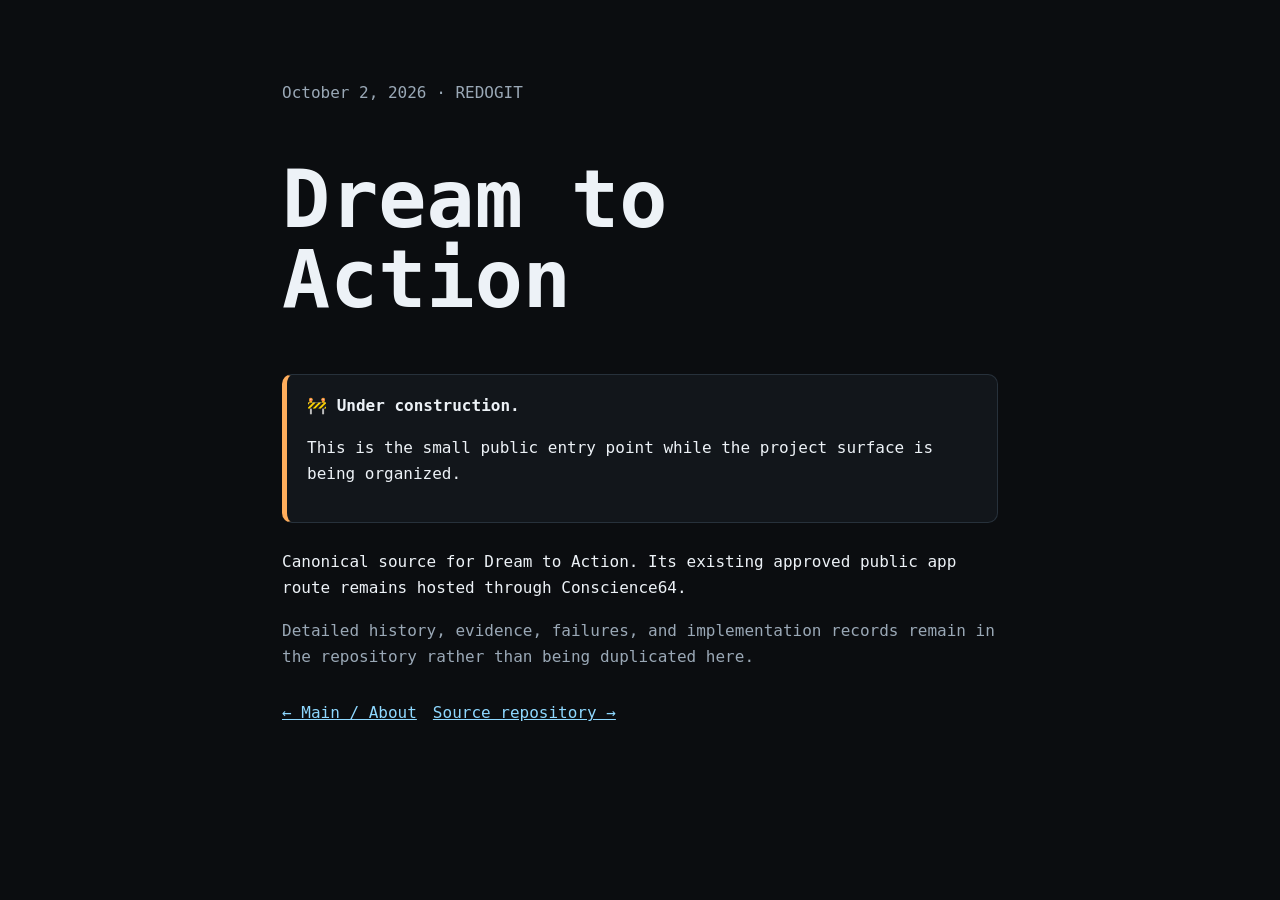
<file: docs/index.html>
<!doctype html><html lang="en"><head><meta charset="utf-8"><meta name="viewport" content="width=device-width,initial-scale=1"><title>Dream to Action · under construction</title>
<style>:root{color-scheme:dark;--b:#0b0d10;--p:#12161b;--t:#edf2f7;--m:#9aa8b6;--l:#27313b;--a:#ffad5c;--x:#8ed8ff}*{box-sizing:border-box}body{margin:0;background:var(--b);color:var(--t);font:16px/1.65 ui-monospace,SFMono-Regular,Menlo,Consolas,monospace}main{max-width:760px;margin:auto;padding:64px 22px}h1{font-size:clamp(2.4rem,8vw,5rem);line-height:1}.notice{border:1px solid var(--l);border-left:5px solid var(--a);background:var(--p);padding:18px 20px;border-radius:10px;margin:26px 0}a{color:var(--x)}.muted{color:var(--m)}nav{display:flex;gap:16px;flex-wrap:wrap;margin-top:30px}</style></head>
<body><main><p class="muted">October 2, 2026 · REDOGIT</p><h1>Dream to Action</h1><div class="notice"><strong>🚧 Under construction.</strong><p>This is the small public entry point while the project surface is being organized.</p></div><p>Canonical source for Dream to Action. Its existing approved public app route remains hosted through Conscience64.</p><p class="muted">Detailed history, evidence, failures, and implementation records remain in the repository rather than being duplicated here.</p><nav><a href="https://redogit.github.io/redogit/">← Main / About</a><a href="https://github.com/redogit/Dream-To-Action">Source repository →</a></nav></main></body></html>
</file>
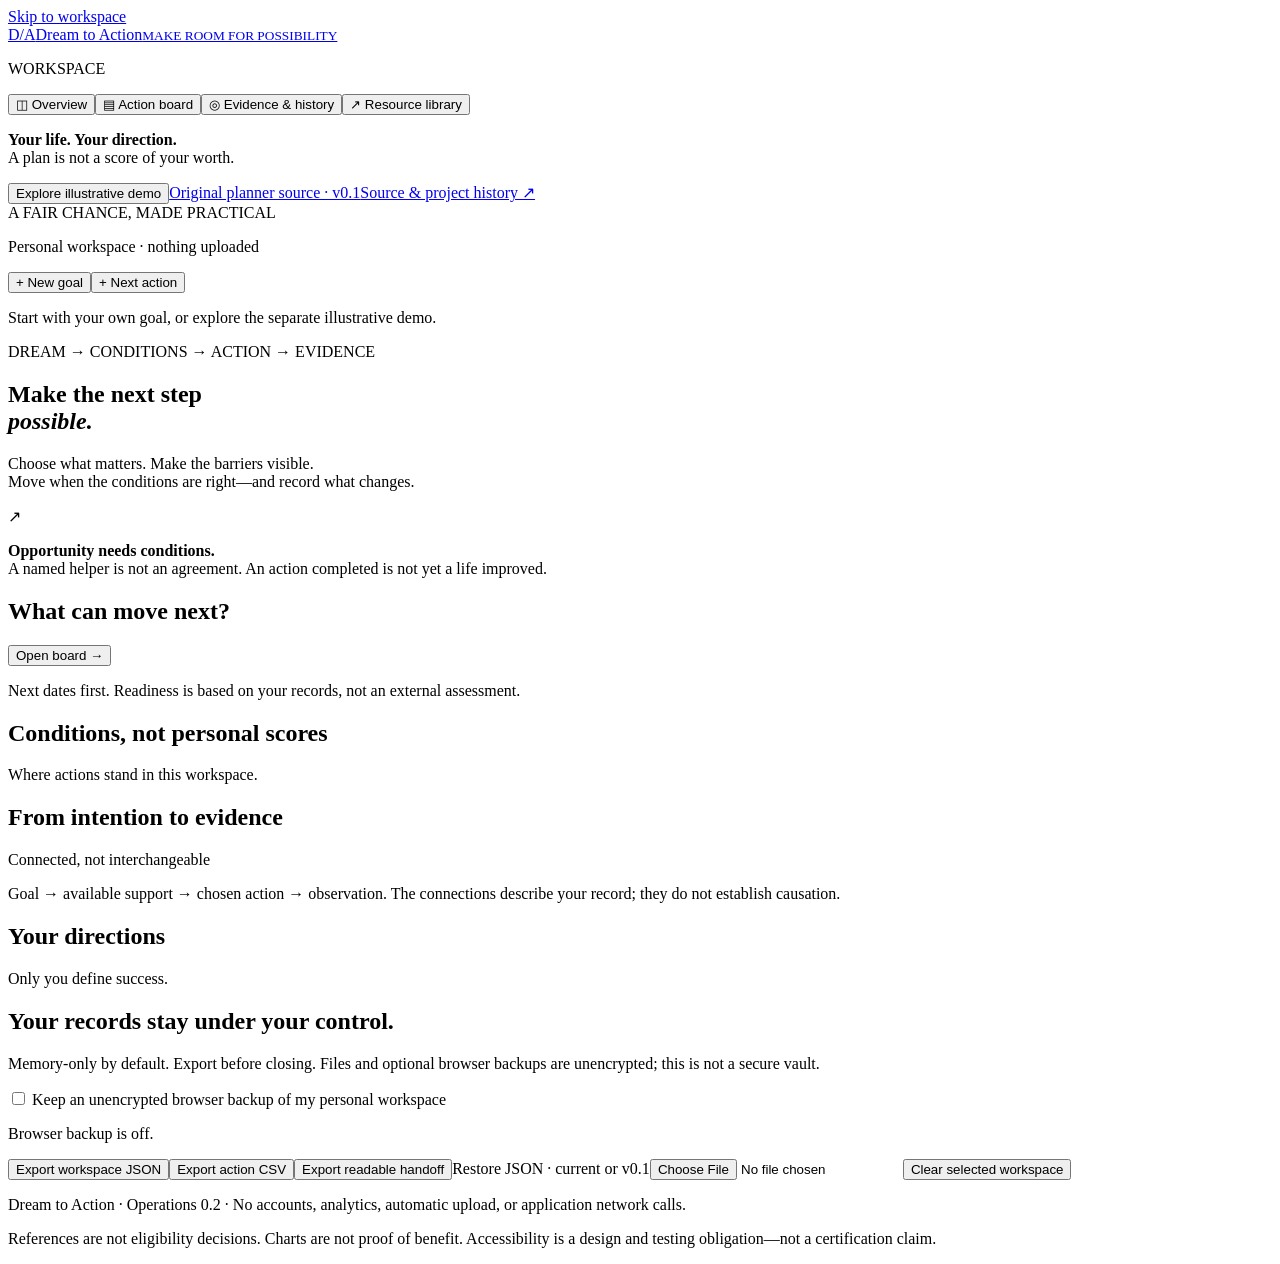
<file: operational/shell.html>
<!doctype html><html lang="en"><head><meta charset="utf-8"><meta name="viewport" content="width=device-width,initial-scale=1"><meta http-equiv="Content-Security-Policy" content="__CSP__"><meta name="referrer" content="no-referrer"><meta name="description" content="Choose a goal, make the next step possible, and preserve what actually happened. A private-by-default local workbench."><title>Dream to Action · Operational workspace</title><style>__CSS__</style></head>
<body><a href="#main" class="skip">Skip to workspace</a>
<aside class="sidebar"><a href="#overview" class="brand" aria-label="Dream to Action home"><span class="brand-mark" aria-hidden="true">D/A</span><span>Dream to Action<small>MAKE ROOM FOR POSSIBILITY</small></span></a><p class="nav-heading">WORKSPACE</p><nav aria-label="Workspace views"><button data-view="overview" aria-current="page"><span aria-hidden="true">◫</span> Overview</button><button data-view="board"><span aria-hidden="true">▤</span> Action board</button><button data-view="evidence"><span aria-hidden="true">◎</span> Evidence & history</button><button data-view="resources"><span aria-hidden="true">↗</span> Resource library</button></nav><div class="side-bottom"><p><strong>Your life. Your direction.</strong><br>A plan is not a score of your worth.</p><button id="mode-switch" class="secondary">Explore illustrative demo</button><a href="https://github.com/redogit/Dream-To-Action/blob/main/prototype/dream-to-action.html" target="_blank" rel="noopener noreferrer">Original planner source · v0.1</a><a href="https://github.com/redogit/Dream-To-Action" target="_blank" rel="noopener noreferrer">Source & project history ↗</a></div></aside>
<div class="page"><header class="topbar"><div><span class="eyebrow">A FAIR CHANCE, MADE PRACTICAL</span><p id="workspace-mode">Personal workspace · nothing uploaded</p></div><div class="actions"><button id="new-goal">+ New goal</button><button id="new-action" class="secondary">+ Next action</button></div></header>
<main id="main" tabindex="-1"><div id="mode-notice" class="notice"></div><p id="status" role="status" aria-live="polite">Start with your own goal, or explore the separate illustrative demo.</p><p id="error" role="alert" hidden></p>
<section id="view-overview" aria-labelledby="overview-title"><div class="hero"><div><p class="eyebrow">DREAM → CONDITIONS → ACTION → EVIDENCE</p><h1 id="overview-title">Make the next step<br><em>possible.</em></h1><p>Choose what matters. Make the barriers visible.<br>Move when the conditions are right—and record what changes.</p></div><div class="hero-note"><span class="orbit" aria-hidden="true">↗</span><p><strong>Opportunity needs conditions.</strong><br>A named helper is not an agreement. An action completed is not yet a life improved.</p></div></div>
<div class="metrics" id="metrics"></div><div class="grid-two"><section class="panel"><div class="section-head"><h2>What can move next?</h2><button class="text-button" data-view="board">Open board →</button></div><p class="muted">Next dates first. Readiness is based on your records, not an external assessment.</p><div id="next-actions"></div></section><section class="panel"><h2>Conditions, not personal scores</h2><p class="muted">Where actions stand in this workspace.</p><div id="status-chart"></div><div id="estimates" class="estimate-note"></div></section></div>
<section class="panel"><div class="section-head"><h2>From intention to evidence</h2><span class="muted">Connected, not interchangeable</span></div><div id="flow-chart"></div><p class="muted">Goal → available support → chosen action → observation. The connections describe your record; they do not establish causation.</p></section>
<section><div class="section-head"><h2>Your directions</h2><span class="muted">Only you define success.</span></div><div id="goal-grid" class="goal-grid"></div></section></section>
<section id="view-board" aria-labelledby="board-title" hidden><div class="view-heading"><h1 id="board-title">Make the work visible.</h1><p>Resolve the dependency, not the person's worth. Due dates are planning notes, not reminders.</p></div><div class="filters"><label for="goal-filter">Show goal<select id="goal-filter"><option value="">All goals</option></select></label><label for="action-search">Find an action<input id="action-search" type="search" placeholder="Search action, owner, or barrier"></label></div><div id="board" class="board"></div></section>
<section id="view-evidence" aria-labelledby="evidence-title" hidden><div class="view-heading"><h1 id="evidence-title">Keep what actually happened.</h1><p>Observations remain separate from interpretation. Recorded does not mean independently verified.</p><button id="new-observation">+ Record an observation</button></div><div id="observation-list"></div><section class="panel"><h2>Revision & action history</h2><p class="muted">Append-only in this interface. Device timestamps and imported records are not authenticated. This is not a tamper-proof log.</p><div id="event-list"></div></section><section id="legacy-panel" class="panel" hidden><h2>Retained original journal</h2><p>The complete imported v0.1 payload is preserved. Its draft becomes a goal/action candidate; prior observations are not silently promoted to new outcomes.</p><button id="export-legacy" class="secondary">Export retained original</button></section></section>
<section id="view-resources" aria-labelledby="resources-title" hidden><div class="view-heading"><h1 id="resources-title">Find a place to begin.</h1><p>Six official starting points, not promised opportunities. Reference pages checked September 28, 2026; recheck the source before relying on it.</p></div><div class="filters"><label for="resource-search">Search the resource library<input id="resource-search" type="search" placeholder="Work, learning, housing…"></label></div><p class="notice">Opening a source leaves this app. No journal fields are sent in the link. Current eligibility, cost, capacity, and access still need confirmation.</p><div id="resource-grid" class="goal-grid"></div></section>
<section class="data-panel" aria-labelledby="data-title"><div><h2 id="data-title">Your records stay under your control.</h2><p>Memory-only by default. Export before closing. Files and optional browser backups are unencrypted; this is not a secure vault.</p><label class="check-label"><input type="checkbox" id="local-backup"> Keep an unencrypted browser backup of my personal workspace</label><p id="backup-status" class="muted">Browser backup is off.</p><button id="restore-backup" class="secondary" hidden>Restore browser backup</button></div><div class="data-buttons"><button id="export-json">Export workspace JSON</button><button id="export-csv" class="secondary">Export action CSV</button><button id="export-report" class="secondary">Export readable handoff</button><label for="import-file">Restore JSON · current or v0.1<input id="import-file" type="file" accept=".json,application/json"></label><button id="clear-workspace" class="danger">Clear selected workspace</button></div></section>
<footer><p>Dream to Action · Operations 0.2 · No accounts, analytics, automatic upload, or application network calls.</p><p>References are not eligibility decisions. Charts are not proof of benefit. Accessibility is a design and testing obligation—not a certification claim.</p></footer>
</main></div>
<dialog id="editor" aria-labelledby="editor-title"><form id="editor-form"><div class="section-head"><h2 id="editor-title"></h2><button type="button" id="close-editor" class="secondary">Cancel</button></div><p id="editor-help" class="muted"></p><div id="editor-fields"></div><p id="editor-error" role="alert"></p><button type="submit" id="save-editor">Save record</button></form></dialog>
<noscript><p>JavaScript is required for the workbench. The original pilot guide in prototype/PILOT.md provides a plain-text alternative.</p></noscript>
<script>__CORE__</script><script>const DTA_RESOURCES=__RESOURCES__;const DTA_DEMO=__DEMO__;</script><script>__APP__</script></body></html>
</file>
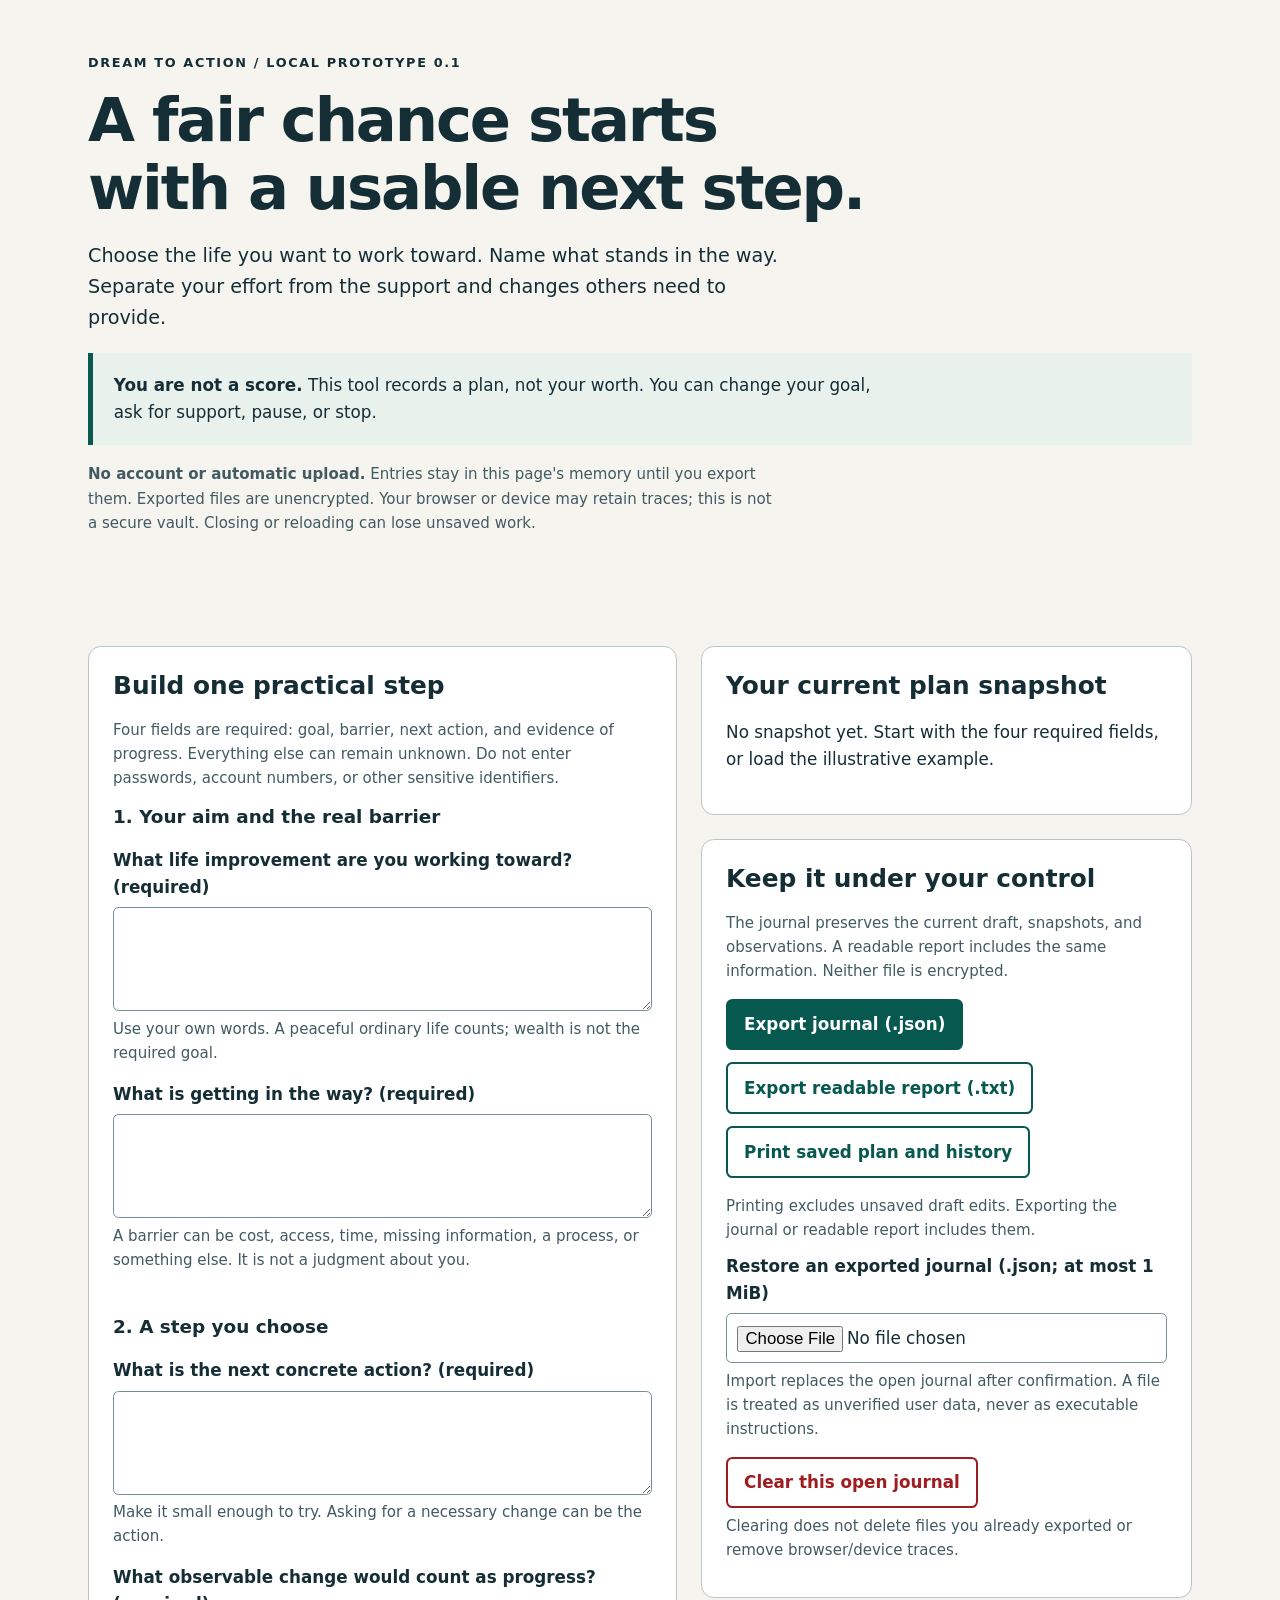
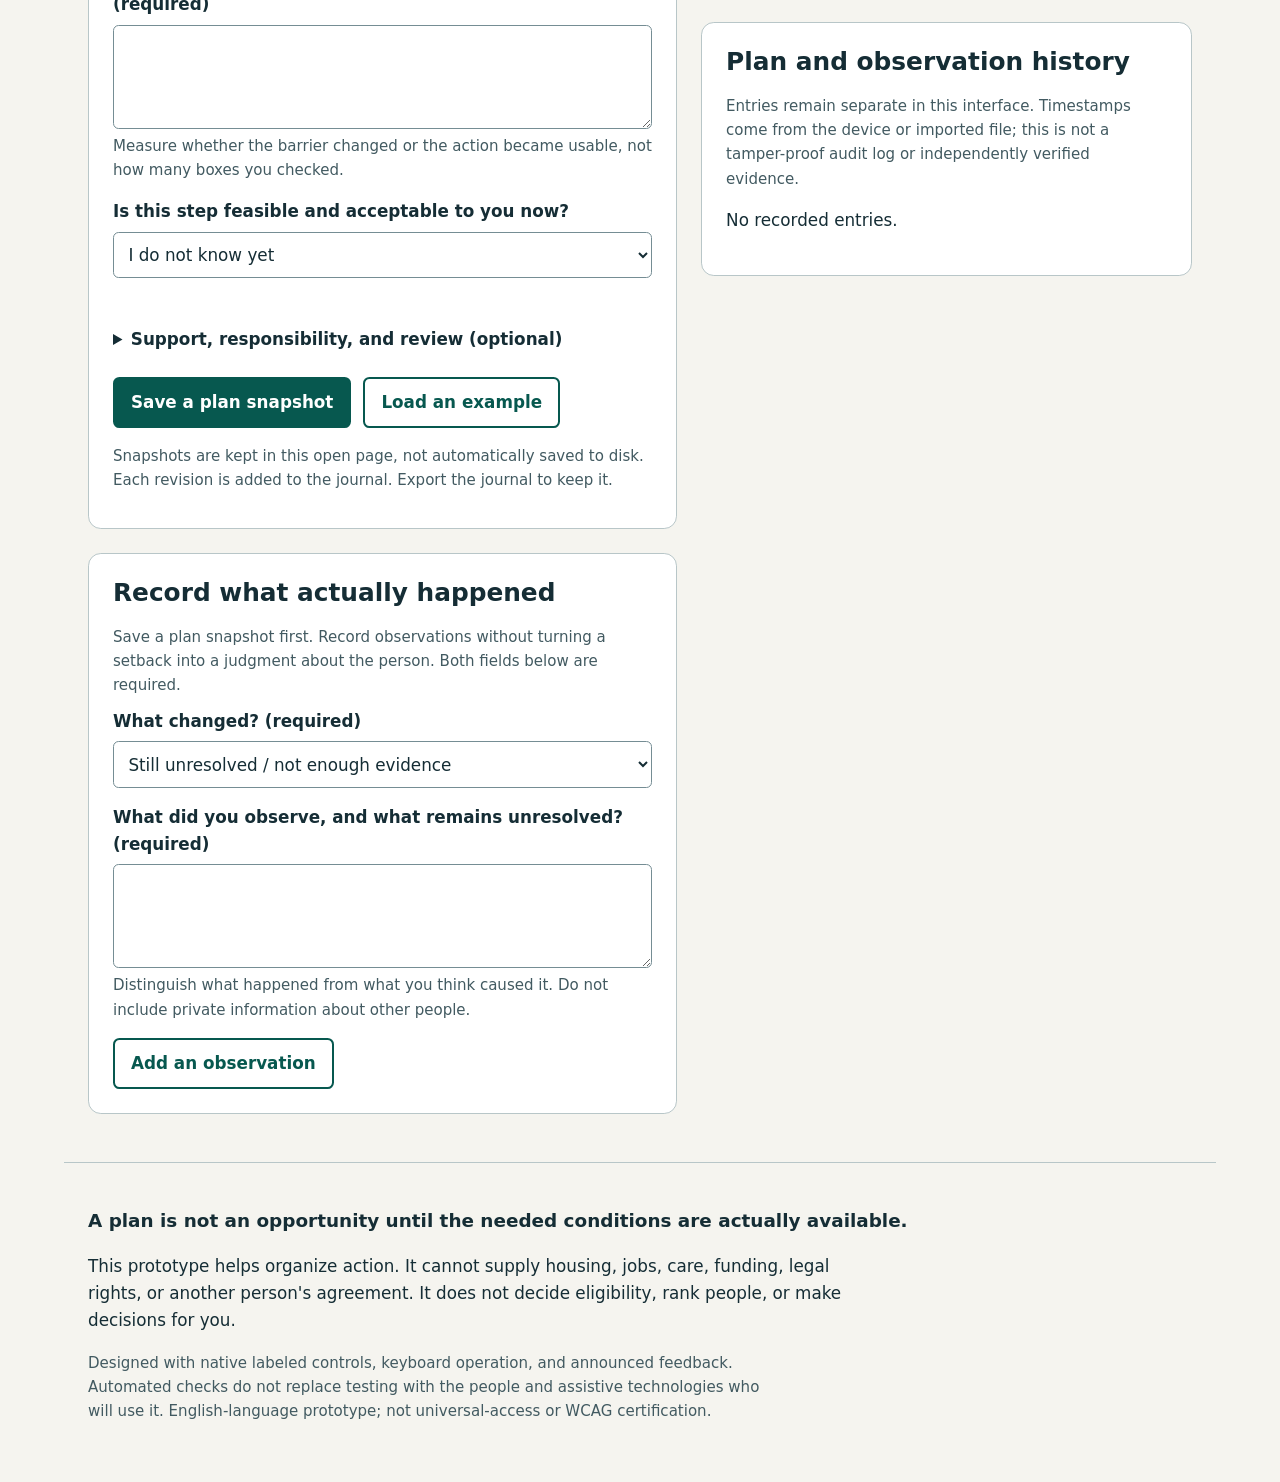
<file: prototype/dream-to-action.html>
<!doctype html>
<html lang="en">
<head>
<meta charset="utf-8">
<meta name="viewport" content="width=device-width, initial-scale=1">
<meta http-equiv="Content-Security-Policy" content="default-src 'none'; script-src 'sha256-R9F+Taz3byM8hyE/hHbQp2+/7VkhnwLagplMuANRG6Q='; style-src 'sha256-uotKH2e8E8vW1RU0Y1NpC5rX1EJwdZsv2LJF6zvlFgg='; connect-src 'none'; img-src 'none'; font-src 'none'; base-uri 'none'; form-action 'none'; object-src 'none'">
<meta name="description" content="A local, person-directed workbench for one goal, one barrier, one next step, and an honest review.">
<title>Dream to Action — One goal. One barrier. One next step.</title>
<style>
:root { color-scheme: light; --ink:#152d35; --muted:#425a61; --paper:#f5f4ef; --white:#fff; --line:#b8c6c8; --accent:#07584f; --soft:#e9f1ed; --warn:#713b00; --error:#9f1d20; }
* { box-sizing:border-box; }
body { margin:0; background:var(--paper); color:var(--ink); font:1.05rem/1.6 system-ui,-apple-system,"Segoe UI",sans-serif; }
a { color:var(--accent); text-decoration-thickness:.12em; text-underline-offset:.16em; }
button,input,textarea,select { font:inherit; }
button,a,input,textarea,select,summary { touch-action:manipulation; }
:focus-visible { outline:3px solid #111; outline-offset:4px; }
.skip { position:absolute; top:-8rem; left:1rem; background:white; padding:1rem; z-index:10; }
.skip:focus { top:1rem; }
header,main,footer { max-width:72rem; margin:auto; padding:1.5rem; }
header { padding-top:2.5rem; padding-bottom:1rem; }
.kicker { text-transform:uppercase; letter-spacing:.13em; font-size:.8rem; font-weight:750; }
h1 { font-size:clamp(2.3rem,5vw,3.8rem); line-height:1.12; margin:.5rem 0 1rem; letter-spacing:-.035em; }
h2 { line-height:1.25; font-size:1.55rem; margin:0 0 1rem; }
h3 { font-size:1.12rem; margin:1.5rem 0 .4rem; }
p { max-width:72ch; }
.lead { font-size:1.2rem; max-width:58ch; }
.muted,.hint { color:var(--muted); }
.hint { font-size:.94rem; margin:.35rem 0 .7rem; }
.notice { border-left:5px solid var(--accent); background:var(--soft); padding:1rem 1.3rem; margin:1.1rem 0; }
.notice p { margin:.2rem 0; }
.layout { display:grid; grid-template-columns:minmax(0,1.2fr) minmax(0,1fr); gap:1.5rem; align-items:start; }
.panel { background:var(--white); border:1px solid var(--line); border-radius:.8rem; padding:1.5rem; margin-bottom:1.5rem; min-width:0; }
fieldset { border:0; margin:0 0 1.5rem; padding:0; min-width:0; }
legend { font-size:1.15rem; font-weight:750; margin-bottom:1rem; padding:0; }
.field { margin-bottom:1rem; }
label { display:block; font-weight:650; margin-bottom:.4rem; }
input,textarea,select { display:block; width:100%; border:1.5px solid #758d94; border-radius:.35rem; padding:.65rem; background:white; color:var(--ink); min-height:2.9rem; }
textarea { min-height:6.5rem; resize:vertical; }
[aria-invalid="true"] { border:2px solid var(--error); }
.buttons { display:flex; gap:.75rem; flex-wrap:wrap; margin:1rem 0; }
button { min-height:2.85rem; padding:.65rem 1rem; border:2px solid var(--accent); border-radius:.4rem; background:var(--accent); color:white; cursor:pointer; font-weight:650; }
button.secondary { color:var(--accent); background:white; }
button.danger { border-color:var(--error); color:var(--error); background:white; }
button:hover { text-decoration:underline; }
button:disabled { opacity:.6; cursor:not-allowed; }
small { font-size:.9rem; }
summary { font-weight:650; cursor:pointer; padding:.5rem 0; }
details { margin:.75rem 0; }
.error { border:2px solid var(--error); padding:1rem; margin-bottom:1rem; }
.error p { margin-top:0; font-weight:700; }
#status { min-height:1.6em; font-weight:650; }
.pill { display:inline-block; padding:.25rem .65rem; background:var(--soft); border:1px solid var(--accent); border-radius:.3rem; font-weight:650; }
.warning { color:var(--warn); }
dl { margin:1rem 0; }
dt { font-weight:700; margin-top:1rem; }
dd { margin:.2rem 0 0; white-space:pre-wrap; overflow-wrap:anywhere; }
#history-list { padding-left:1.5rem; }
#history-list li { margin-bottom:1.3rem; padding-left:.2rem; }
#history-list p { margin:.3rem 0; white-space:pre-wrap; overflow-wrap:anywhere; }
.meta { font-size:.9rem; color:var(--muted); }
.rule { font-size:1.15rem; font-weight:650; }
footer { padding-bottom:3rem; border-top:1px solid var(--line); }
[hidden] { display:none!important; }
@media(max-width:50rem) { .layout { grid-template-columns:1fr; } header,main,footer { padding:1.1rem; } .panel { padding:1.1rem; } }
@media print { body { background:white; color:black; font-size:11pt; } header,footer { padding:.4rem; } main { padding:0; } .layout { display:block; } .no-print,#status,#errors,#edit-panel,#review-panel,#file-panel { display:none!important; } .panel { border:0; padding:0; } h1 { font-size:24pt; } #preview-panel { display:block; } #history-list li { break-inside:avoid; } }
</style>
</head>
<body>
<a class="skip" href="#main">Skip to the workbench</a>
<header>
<p class="kicker">Dream to Action / Local prototype 0.1</p>
<h1>A fair chance starts<br>with a usable next step.</h1>
<p class="lead">Choose the life you want to work toward. Name what stands in the way. Separate your effort from the support and changes others need to provide.</p>
<div class="notice"><p><strong>You are not a score.</strong> This tool records a plan, not your worth. You can change your goal, ask for support, pause, or stop.</p></div>
<p class="hint no-print"><strong>No account or automatic upload.</strong> Entries stay in this page's memory until you export them. Exported files are unencrypted. Your browser or device may retain traces; this is not a secure vault. Closing or reloading can lose unsaved work.</p>
<noscript><div class="notice"><p>JavaScript is disabled. The form remains readable, but snapshots, exports, and review records require JavaScript. The companion PILOT.md is a plain-text alternative.</p></div></noscript>
</header>
<main id="main" tabindex="-1">
<p id="status" role="status" aria-live="polite" aria-atomic="true"></p>
<div id="errors" class="error" tabindex="-1" role="alert" aria-atomic="true" hidden></div>
<div class="layout">
<div>
<section class="panel" id="edit-panel" aria-labelledby="edit-title">
<h2 id="edit-title">Build one practical step</h2>
<p class="hint" id="form-help">Four fields are required: goal, barrier, next action, and evidence of progress. Everything else can remain unknown. Do not enter passwords, account numbers, or other sensitive identifiers.</p>
<form id="plan-form" novalidate autocomplete="off" aria-describedby="form-help">
<fieldset><legend>1. Your aim and the real barrier</legend>
<div class="field"><label for="goal">What life improvement are you working toward? (required)</label><textarea id="goal" name="goal" maxlength="4000" required aria-describedby="goal-help"></textarea><p class="hint" id="goal-help">Use your own words. A peaceful ordinary life counts; wealth is not the required goal.</p></div>
<div class="field"><label for="barrier">What is getting in the way? (required)</label><textarea id="barrier" name="barrier" maxlength="4000" required aria-describedby="barrier-help"></textarea><p class="hint" id="barrier-help">A barrier can be cost, access, time, missing information, a process, or something else. It is not a judgment about you.</p></div>
</fieldset>
<fieldset><legend>2. A step you choose</legend>
<div class="field"><label for="action">What is the next concrete action? (required)</label><textarea id="action" name="action" maxlength="4000" required aria-describedby="action-help"></textarea><p class="hint" id="action-help">Make it small enough to try. Asking for a necessary change can be the action.</p></div>
<div class="field"><label for="evidence">What observable change would count as progress? (required)</label><textarea id="evidence" name="evidence" maxlength="4000" required aria-describedby="evidence-help"></textarea><p class="hint" id="evidence-help">Measure whether the barrier changed or the action became usable, not how many boxes you checked.</p></div>
<div class="field"><label for="readiness">Is this step feasible and acceptable to you now?</label><select id="readiness" name="readiness"><option value="unknown">I do not know yet</option><option value="ready">I believe it is ready to try</option><option value="blocked">Support or a change is needed first</option><option value="paused">I choose to pause</option></select></div>
</fieldset>
<details id="support-details"><summary>Support, responsibility, and review (optional)</summary>
<fieldset><legend>3. Do not carry the whole burden yourself</legend>
<div class="field"><label for="owner">Who will take the next action?</label><input id="owner" name="owner" maxlength="4000" value="Me" aria-describedby="owner-help"><p class="hint" id="owner-help">Naming another person does not mean they have agreed. Record only a role or nickname when sufficient.</p></div>
<div class="field"><label for="support">What support or external change does the next action need?</label><textarea id="support" name="support" maxlength="4000" aria-describedby="support-help"></textarea><p class="hint" id="support-help">For example: an accessible form, transport, time, equipment, an introduction, or an institutional decision.</p></div>
<div class="field"><label for="helper">Who could provide that support or change?</label><input id="helper" name="helper" maxlength="4000" aria-describedby="helper-help"><p class="hint" id="helper-help">This is a proposed dependency, not an assigned obligation or a message to that person.</p></div>
<div class="field"><label for="supportStatus">Has the required support been confirmed?</label><select id="supportStatus" name="supportStatus"><option value="unknown">Unknown / not confirmed</option><option value="requested">Requested, awaiting an answer</option><option value="confirmed">Confirmed, according to my information</option><option value="unavailable">Not available</option><option value="not_needed">No outside support needed for this step</option></select></div>
<div class="field"><label for="constraints">What limits must the step respect?</label><textarea id="constraints" name="constraints" maxlength="4000" aria-describedby="constraints-help"></textarea><p class="hint" id="constraints-help">Time, cost, accessibility, consent, privacy, effects on others, or a reason to stop. No financial details are required.</p></div>
<div class="field"><label for="reviewDate">When will you review it? (optional date)</label><input id="reviewDate" name="reviewDate" type="date" aria-describedby="review-help"><p class="hint" id="review-help">A planning date only. This tool does not schedule or send reminders.</p></div>
<div class="field"><label for="kind">What kind of record is this?</label><select id="kind" name="kind"><option value="self_reported">My plan — self-reported</option><option value="illustrative">Illustrative example — not a real result</option></select></div>
</fieldset></details>
<div class="buttons"><button type="submit">Save a plan snapshot</button><button type="button" id="example" class="secondary">Load an example</button></div>
<p class="hint">Snapshots are kept in this open page, not automatically saved to disk. Each revision is added to the journal. Export the journal to keep it.</p>
</form>
</section>
<section class="panel" id="review-panel" aria-labelledby="review-title">
<h2 id="review-title">Record what actually happened</h2>
<p class="hint" id="review-form-help">Save a plan snapshot first. Record observations without turning a setback into a judgment about the person. Both fields below are required.</p>
<form id="review-form" novalidate autocomplete="off" aria-describedby="review-form-help">
<div class="field"><label for="outcome">What changed? (required)</label><select id="outcome" name="outcome"><option value="unresolved">Still unresolved / not enough evidence</option><option value="improved">The barrier was reduced or access improved</option><option value="achieved">The chosen goal was reached</option><option value="no_change">No improvement observed</option><option value="harm">Harm or an unacceptable cost was observed</option><option value="changed_goal">I chose a different goal or direction</option></select></div>
<div class="field"><label for="observation">What did you observe, and what remains unresolved? (required)</label><textarea id="observation" name="observation" maxlength="4000" required aria-describedby="observation-help"></textarea><p class="hint" id="observation-help">Distinguish what happened from what you think caused it. Do not include private information about other people.</p></div>
<button type="submit" id="record-review" class="secondary">Add an observation</button>
</form>
</section>
</div>
<div>
<section class="panel" id="preview-panel" aria-labelledby="preview-title">
<h2 id="preview-title" tabindex="-1">Your current plan snapshot</h2>
<p id="empty-preview">No snapshot yet. Start with the four required fields, or load the illustrative example.</p>
<div id="preview-content" hidden></div>
</section>
<section class="panel" id="file-panel" aria-labelledby="file-title">
<h2 id="file-title">Keep it under your control</h2>
<p class="hint">The journal preserves the current draft, snapshots, and observations. A readable report includes the same information. Neither file is encrypted.</p>
<div class="buttons"><button type="button" id="export-json">Export journal (.json)</button><button type="button" id="export-text" class="secondary">Export readable report (.txt)</button><button type="button" id="print" class="secondary">Print saved plan and history</button></div>
<p class="hint">Printing excludes unsaved draft edits. Exporting the journal or readable report includes them.</p>
<div class="field"><label for="import-file">Restore an exported journal (.json; at most 1 MiB)</label><input type="file" id="import-file" accept=".json,application/json" aria-describedby="import-help"><p class="hint" id="import-help">Import replaces the open journal after confirmation. A file is treated as unverified user data, never as executable instructions.</p></div>
<button type="button" id="clear" class="danger">Clear this open journal</button>
<p class="hint">Clearing does not delete files you already exported or remove browser/device traces.</p>
</section>
<section class="panel" id="history-panel" aria-labelledby="history-title">
<h2 id="history-title">Plan and observation history</h2>
<p class="hint">Entries remain separate in this interface. Timestamps come from the device or imported file; this is not a tamper-proof audit log or independently verified evidence.</p>
<p id="empty-history">No recorded entries.</p>
<ol id="history-list"></ol>
</section>
</div>
</div>
</main>
<footer>
<p class="rule">A plan is not an opportunity until the needed conditions are actually available.</p>
<p>This prototype helps organize action. It cannot supply housing, jobs, care, funding, legal rights, or another person's agreement. It does not decide eligibility, rank people, or make decisions for you.</p>
<p class="hint">Designed with native labeled controls, keyboard operation, and announced feedback. Automated checks do not replace testing with the people and assistive technologies who will use it. English-language prototype; not universal-access or WCAG certification.</p>
</footer>
<script>
'use strict';
(() => {
  const VERSION = '1.0';
  const APP = 'Dream to Action';
  const LIMIT = 4000, MAX_ENTRIES = 500, MAX_BYTES = 1048576;
  const ids = ['goal','barrier','action','evidence','readiness','owner','support','helper','supportStatus','constraints','reviewDate','kind'];
  const required = ['goal','barrier','action','evidence'];
  const labels = {
    goal:'Chosen life improvement',barrier:'Barrier',action:'Next action',evidence:'Observable sign of progress',readiness:'Self-assessed readiness',
    owner:'Proposed action owner',support:'Required support or external change',helper:'Proposed support provider',supportStatus:'Support confirmation',
    constraints:'Limits and stop conditions',reviewDate:'Review date (no reminder scheduled)',kind:'Record type'
  };
  const choices = {
    readiness:{unknown:'I do not know yet',ready:'I believe it is ready to try',blocked:'Support or a change is needed first',paused:'I choose to pause'},
    supportStatus:{unknown:'Unknown / not confirmed',requested:'Requested, awaiting an answer',confirmed:'Confirmed, according to my information',unavailable:'Not available',not_needed:'No outside support needed for this step'},
    kind:{self_reported:'My plan — self-reported',illustrative:'Illustrative example — not a real result'},
    outcome:{unresolved:'Still unresolved / not enough evidence',improved:'The barrier was reduced or access improved',achieved:'The chosen goal was reached',no_change:'No improvement observed',harm:'Harm or an unacceptable cost was observed',changed_goal:'I chose a different goal or direction'}
  };
  const $ = id => document.getElementById(id);
  let plans = [], observations = [], fileDirty = false, importBusy = false;
  const stamp = () => new Date().toISOString();
  const readDraft = () => Object.fromEntries(ids.map(id => [id, $(id).value]));
  const blank = () => Object.fromEntries(ids.map(id => [id, id === 'owner' ? 'Me' : id === 'readiness' || id === 'supportStatus' ? 'unknown' : id === 'kind' ? 'self_reported' : '']));
  const latest = () => plans[plans.length-1];
  const same = (a,b) => ids.every(id => a[id] === b[id]);
  const hasContent = () => plans.length > 0 || observations.length > 0 || !same(readDraft(),blank()) || $('observation').value.trim() !== '';
  const planIsDirty = () => !latest() || !same(readDraft(),latest().fields);
  const setDraft = fields => ids.forEach(id => { $(id).value = fields[id]; });
  function say(message) { $('status').textContent = message; }
  function clearErrors() {
    $('errors').replaceChildren(); $('errors').hidden = true;
    document.querySelectorAll('[aria-invalid]').forEach(el => el.removeAttribute('aria-invalid'));
  }
  function fail(messages) {
    clearErrors();
    const p = document.createElement('p'); p.textContent = 'Please address the following:';
    const ul = document.createElement('ul');
    messages.forEach(([id,message]) => {
      const li = document.createElement('li');
      if (id && $(id)) {
        const a = document.createElement('a'); a.href = '#' + id; a.textContent = message;
        a.addEventListener('click',event => {
          event.preventDefault(); const field = $(id); const details = field.closest('details');
          if (details) details.open = true; field.focus();
        });
        li.append(a); $(id).setAttribute('aria-invalid','true');
      } else li.textContent = message;
      ul.append(li);
    });
    $('errors').append(p,ul); $('errors').hidden = false; $('errors').focus();
  }
  function validDate(value) {
    if (!value) return true;
    if (!/^\d{4}-\d{2}-\d{2}$/.test(value) || value.startsWith('0000')) return false;
    const date = new Date(value+'T00:00:00.000Z');
    return !Number.isNaN(date.getTime()) && date.toISOString().slice(0,10) === value;
  }
  function validateFields(fields, requireComplete) {
    const problems = [];
    ids.forEach(id => {
      if (typeof fields[id] !== 'string' || fields[id].length > LIMIT) problems.push([id,labels[id]+' must be text of at most '+LIMIT+' characters.']);
      else if (choices[id] && !Object.hasOwn(choices[id],fields[id])) problems.push([id,labels[id]+' has an unsupported value.']);
    });
    if (requireComplete) required.forEach(id => { if (typeof fields[id] === 'string' && !fields[id].trim()) problems.push([id,labels[id]+' is required.']); });
    if (typeof fields.reviewDate === 'string' && !validDate(fields.reviewDate)) problems.push(['reviewDate','Enter a valid review date or leave it blank.']);
    return problems;
  }
  function feasibility(fields) {
    if (fields.readiness === 'paused') return 'Paused by choice — no action is required by this tool.';
    if (fields.support.trim() && fields.supportStatus === 'not_needed') return 'Clarify support: a required dependency is listed, but marked not needed. The tool cannot resolve that contradiction.';
    if (fields.supportStatus === 'unavailable') return 'Needs a different support path — the listed support is not available.';
    if (fields.support.trim() && fields.supportStatus !== 'confirmed') return 'Required support is not confirmed. Do not count this step as available yet.';
    if (fields.readiness === 'blocked') return 'Support or a change is needed first. This is a condition of the step, not a personal failure.';
    if (fields.readiness === 'ready' && (fields.supportStatus === 'confirmed' || fields.supportStatus === 'not_needed')) return 'Ready to consider trying, by your report — feasibility and safety are not independently verified.';
    return 'Feasibility is still unconfirmed. Check time, cost, access, consent, and required support before acting.';
  }
  const display = (id,value) => choices[id] ? choices[id][value] : value || 'Not specified';
  function make(tag,text,className) { const el = document.createElement(tag); el.textContent = text; if (className) el.className = className; return el; }
  function fieldsDL(fields) {
    const dl = document.createElement('dl');
    ids.forEach(id => dl.append(make('dt',labels[id]),make('dd',display(id,fields[id]))));
    return dl;
  }
  function render() {
    const item = latest();
    $('empty-preview').hidden = Boolean(item); $('preview-content').hidden = !item;
    $('preview-content').replaceChildren();
    if (item) {
      $('preview-content').append(make('p',display('kind',item.fields.kind),'pill'),make('p',feasibility(item.fields),'notice'),make('p','Snapshot '+item.id+' · '+item.createdAt,'meta'),fieldsDL(item.fields));
      if (planIsDirty()) $('preview-content').prepend(make('p','Draft changes are not in this saved snapshot yet. Export includes the draft; printing does not.','warning'));
    }
    $('history-list').replaceChildren();
    // Preserve snapshot order and each snapshot's observation order rather than trusting imported clocks.
    for (const p of plans) {
      const li = document.createElement('li');
      li.append(make('p','Plan '+p.id+' · '+p.createdAt,'meta'),make('p',p.fields.goal),make('p','Action: '+p.fields.action));
      const details = document.createElement('details'); details.append(make('summary','Read this plan snapshot'),fieldsDL(p.fields)); li.append(details);
      $('history-list').append(li);
      for (const o of observations.filter(o => o.planId === p.id)) {
        const review = document.createElement('li');
        review.append(make('p','Observation '+o.id+' about '+o.planId+' · '+o.createdAt,'meta'),make('p',display('outcome',o.outcome)),make('p',o.note));
        $('history-list').append(review);
      }
    }
    $('empty-history').hidden = plans.length > 0;
  }
  function savePlan(event) {
    event.preventDefault(); clearErrors(); const fields = readDraft();
    const errors = validateFields(fields,true);
    if (plans.length >= MAX_ENTRIES) errors.push([null,'This journal has reached 500 plan snapshots. Export it and start a new journal.']);
    if (errors.length) return fail(errors);
    const id = 'p-'+String(plans.length+1).padStart(4,'0');
    plans.push({id,createdAt:stamp(),fields}); fileDirty = true; render(); say('Plan snapshot '+id+' recorded in this page. Export the journal to keep it.');
  }
  $('plan-form').addEventListener('submit',savePlan);
  $('plan-form').addEventListener('input',() => { fileDirty = true; render(); });
  $('plan-form').addEventListener('change',() => { fileDirty = true; render(); });
  $('observation').addEventListener('input',() => { fileDirty = true; });
  $('outcome').addEventListener('change',() => { fileDirty = true; });
  $('review-form').addEventListener('submit',event => {
    event.preventDefault(); clearErrors(); const errors = [];
    if (!latest()) errors.push([null,'Save a plan snapshot before adding an observation.']);
    else if (planIsDirty()) errors.push([null,'Your plan has unsaved changes. Save a snapshot first so this observation refers to the correct plan.']);
    if (!$('observation').value.trim()) errors.push(['observation','Describe what you observed.']);
    if ($('observation').value.length > LIMIT) errors.push(['observation','Keep the observation within 4000 characters.']);
    if (!Object.hasOwn(choices.outcome,$('outcome').value)) errors.push(['outcome','Select a supported outcome.']);
    if (observations.length >= MAX_ENTRIES) errors.push([null,'This journal has reached 500 observations. Export it and start a new journal.']);
    if (errors.length) return fail(errors);
    const id = 'o-'+String(observations.length+1).padStart(4,'0');
    observations.push({id,createdAt:stamp(),planId:latest().id,outcome:$('outcome').value,note:$('observation').value});
    $('observation').value = ''; $('outcome').value = 'unresolved'; fileDirty = true; render(); say('Observation '+id+' recorded as your report, not independently verified evidence. Export to keep it.');
  });
  $('example').addEventListener('click',() => {
    if (hasContent() && !window.confirm('Replace only the current draft with an illustrative example? Saved snapshots remain. Export first to preserve unsaved draft edits.')) return;
    clearErrors();
    setDraft({
      goal:'Complete a work report independently and keep control over my working time.',
      barrier:'The report template has unclear field labels, and the keyboard path has not been checked.',
      action:'Use a fictional sample report to check the required fields and keyboard path; record one blocking issue.',
      evidence:'The blocking field can be identified and completed using the chosen access method, and the completed output is checked against the sample.',
      readiness:'unknown',owner:'The person choosing this goal',
      support:'A blank sample template and an agreed route to the person who can change it.',
      helper:'Template owner — not contacted by this tool',supportStatus:'unknown',
      constraints:'Use fictional data. Do not submit real work or automate consequential decisions. Stop if the output is unreliable.',reviewDate:'',kind:'illustrative'
    });
    fileDirty = true; render(); say('Illustrative example loaded. No person has been contacted, and no real-world result is claimed.'); $('goal').focus();
  });
  function bundle() {
    return {app:APP,schemaVersion:VERSION,exportedAt:stamp(),draft:readDraft(),reviewDraft:{outcome:$('outcome').value,note:$('observation').value},plans,observations};
  }
  function download(content,type,name) {
    const blob = new Blob([content],{type});
    const url = URL.createObjectURL(blob); const a = document.createElement('a');
    a.href = url; a.download = name; document.body.append(a); a.click(); a.remove(); setTimeout(() => URL.revokeObjectURL(url),30000);
  }
  function makeText(data) {
    const lines = [APP+' — readable journal','Exported: '+data.exportedAt,'All entries are self-reported or explicitly illustrative. No independent verification.','Files are unencrypted. No messages or reminders have been sent.',''];
    const addFields = fields => { ids.forEach(id => lines.push(labels[id]+':',display(id,fields[id]),'')); lines.push('Feasibility note:',feasibility(fields),''); };
    lines.push('CURRENT DRAFT (may differ from the last saved snapshot)',''); addFields(data.draft);
    if (data.reviewDraft.note || data.reviewDraft.outcome !== 'unresolved') lines.push('UNSAVED OBSERVATION DRAFT',display('outcome',data.reviewDraft.outcome),data.reviewDraft.note,'');
    lines.push('PLAN SNAPSHOTS AND LINKED OBSERVATIONS','');
    for (const p of data.plans) {
      lines.push('PLAN '+p.id+' | '+p.createdAt,''); addFields(p.fields);
      for (const o of data.observations.filter(o => o.planId === p.id)) lines.push('OBSERVATION '+o.id+' | '+o.createdAt+' | Plan '+o.planId,display('outcome',o.outcome),o.note,'');
    }
    lines.push('LIMITS','The tool cannot provide services, funding, rights, or other people\'s agreement.','A date is a planning note, not a scheduled reminder.','Timestamps and imported records are unverified; this is not a tamper-proof audit log.','');
    return lines.join('\n');
  }
  $('export-json').addEventListener('click',() => {
    clearErrors(); const data = bundle();
    try { const checked = validateBundle(data); const text = JSON.stringify(checked,null,2)+'\n';
      if (new Blob([text]).size > MAX_BYTES) throw new Error('This journal exceeds the 1 MiB import limit. Export the readable report for preservation; then start a smaller journal.');
      download(text,'application/json','dream-to-action-journal.json'); fileDirty = false;
      say('Journal download requested. Verify the file was saved; it includes the draft and history and is not encrypted.');
    } catch (error) { fail([[null,error.message]]); }
  });
  $('export-text').addEventListener('click',() => {
    download(makeText(bundle()),'text/plain;charset=utf-8','dream-to-action-report.txt');
    say('Readable report download requested. This text report cannot be reimported as a journal; JSON preserves the editable structure.');
  });
  $('print').addEventListener('click',() => { if (!latest()) return fail([[null,'Save a plan snapshot before printing.']]); window.print(); });
  function object(value,name,keys) {
    if (!value || typeof value !== 'object' || Array.isArray(value) || Object.keys(value).some(key => !keys.includes(key)) || keys.some(key => !Object.hasOwn(value,key))) throw new Error(name+' has a missing or unsupported field.');
  }
  function timestamp(value) {
    if (typeof value !== 'string' || !/^\d{4}-\d{2}-\d{2}T\d{2}:\d{2}:\d{2}\.\d{3}Z$/.test(value)) return false;
    const date = new Date(value); return !Number.isNaN(date.getTime()) && date.toISOString() === value;
  }
  function checkedFields(value,complete) {
    object(value,'Plan fields',ids); const problems = validateFields(value,complete);
    if (problems.length) throw new Error(problems[0][1]);
    return Object.fromEntries(ids.map(id => [id,value[id]]));
  }
  function validateBundle(data) {
    object(data,'Journal',['app','schemaVersion','exportedAt','draft','reviewDraft','plans','observations']);
    if (data.app !== APP || data.schemaVersion !== VERSION) throw new Error('Unsupported journal type or schema version.');
    if (!timestamp(data.exportedAt)) throw new Error('The journal export timestamp is invalid.');
    if (!Array.isArray(data.plans) || !Array.isArray(data.observations) || data.plans.length > MAX_ENTRIES || data.observations.length > MAX_ENTRIES) throw new Error('Journal arrays are invalid or exceed 500 entries each.');
    const draft = checkedFields(data.draft,false);
    object(data.reviewDraft,'Observation draft',['outcome','note']);
    if (!Object.hasOwn(choices.outcome,data.reviewDraft.outcome) || typeof data.reviewDraft.note !== 'string' || data.reviewDraft.note.length > LIMIT) throw new Error('The observation draft is invalid.');
    const cleanPlans = data.plans.map((p,index) => {
      object(p,'Plan snapshot',['id','createdAt','fields']);
      if (p.id !== 'p-'+String(index+1).padStart(4,'0') || !timestamp(p.createdAt)) throw new Error('Plan IDs or timestamps are invalid.');
      return {id:p.id,createdAt:p.createdAt,fields:checkedFields(p.fields,true)};
    });
    const existing = new Set(cleanPlans.map(p => p.id));
    let lastPlanNumber = 0;
    const cleanObservations = data.observations.map((o,index) => {
      object(o,'Observation',['id','createdAt','planId','outcome','note']);
      if (o.id !== 'o-'+String(index+1).padStart(4,'0') || !timestamp(o.createdAt) || !existing.has(o.planId)) throw new Error('Observation IDs, timestamps, or plan references are invalid.');
      const planNumber = Number(o.planId.slice(2));
      if (planNumber < lastPlanNumber) throw new Error('Observation order is inconsistent with forward-only plan revisions.');
      lastPlanNumber = planNumber;
      if (!Object.hasOwn(choices.outcome,o.outcome) || typeof o.note !== 'string' || !o.note.trim() || o.note.length > LIMIT) throw new Error('An observation has an invalid outcome or note.');
      return {id:o.id,createdAt:o.createdAt,planId:o.planId,outcome:o.outcome,note:o.note};
    });
    return {app:APP,schemaVersion:VERSION,exportedAt:data.exportedAt,draft,reviewDraft:{outcome:data.reviewDraft.outcome,note:data.reviewDraft.note},plans:cleanPlans,observations:cleanObservations};
  }
  $('import-file').addEventListener('change',async () => {
    const file = $('import-file').files[0]; if (!file || importBusy) return;
    clearErrors();
    const original = JSON.stringify(bundle(),(key,value) => key === 'exportedAt' ? undefined : value);
    try {
      if (file.size > MAX_BYTES) throw new Error('File is larger than 1 MiB. Nothing was imported.');
      importBusy = true;
      const data = validateBundle(JSON.parse(await file.text()));
      const current = JSON.stringify(bundle(),(key,value) => key === 'exportedAt' ? undefined : value);
      if (original !== current) throw new Error('The open journal changed while the file was read. Import again after finishing those edits.');
      if (hasContent() && !window.confirm('Replace this open journal with the imported one? Export first to preserve your current work.')) { say('Import cancelled. Current work is unchanged.'); return; }
      plans = data.plans; observations = data.observations; setDraft(data.draft);
      $('outcome').value = data.reviewDraft.outcome; $('observation').value = data.reviewDraft.note;
      fileDirty = false; render(); say('Journal restored. Imported entries and timestamps are unverified user data.');
    } catch (error) { fail([[null,'Import rejected: '+(error instanceof SyntaxError ? 'The file is not valid JSON.' : error.message)]]); }
    finally { $('import-file').value = ''; importBusy = false; }
  });
  $('clear').addEventListener('click',() => {
    if (hasContent() && !window.confirm('Clear the open draft and journal? Export first to keep them. Exported files and browser/device traces are not deleted.')) return;
    plans = []; observations = []; setDraft(blank()); $('review-form').reset(); fileDirty = false; clearErrors(); render(); say('Open journal cleared. Existing exported files and browser/device traces were not deleted.'); $('goal').focus();
  });
  window.addEventListener('beforeunload',event => { if (fileDirty) { event.preventDefault(); event.returnValue = ''; } });
  setDraft(blank()); render();
})();
</script>
</body>
</html>
</file>
